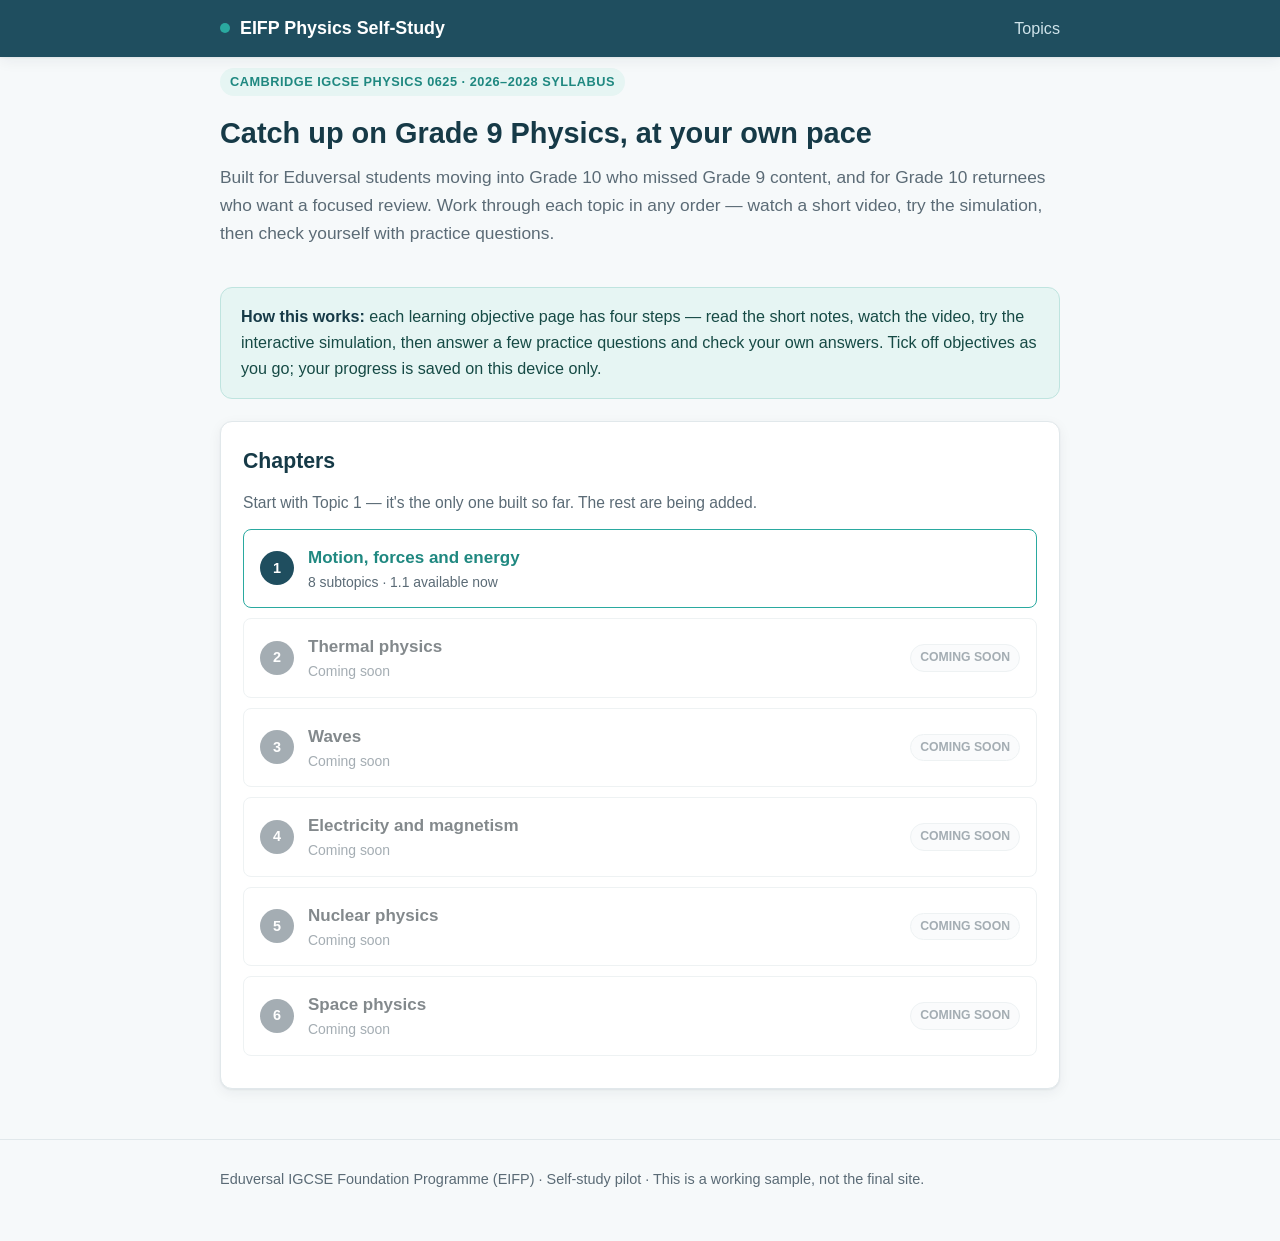
<file: eifp-physics-site/index.html>
<!DOCTYPE html>
<html lang="en">
<head>
<meta charset="UTF-8">
<meta name="viewport" content="width=device-width, initial-scale=1">
<title>EIFP Physics Self-Study — Cambridge IGCSE 0625</title>
<link rel="stylesheet" href="assets/style.css?v=5">
</head>
<body>

<header class="topbar">
  <div class="wrap">
    <a class="brand" href="index.html"><span class="dot"></span> EIFP Physics Self-Study</a>
    <nav>
      <a href="topic-1.html">Topics</a>
    </nav>
  </div>
</header>

<main class="wrap">
  <section class="page-header">
    <span class="eyebrow">Cambridge IGCSE Physics 0625 &middot; 2026&ndash;2028 syllabus</span>
    <h1>Catch up on Grade 9 Physics, at your own pace</h1>
    <p class="dek">
      Built for Eduversal students moving into Grade 10 who missed Grade 9 content, and for
      Grade 10 returnees who want a focused review. Work through each topic in any order —
      watch a short video, try the simulation, then check yourself with practice questions.
    </p>
  </section>

  <div class="howto">
    <strong>How this works:</strong> each learning objective page has four steps &mdash; read the
    short notes, watch the video, try the interactive simulation, then answer a few practice
    questions and check your own answers. Tick off objectives as you go; your progress is saved
    on this device only.
  </div>

  <div class="card">
    <h2>Chapters</h2>
    <p class="card-hint">Start with Topic 1 — it's the only one built so far. The rest are being added.</p>
    <ul class="subtopic-list">
      <li class="subtopic-row active">
        <div class="st-num">1</div>
        <div class="st-body">
          <div class="st-title"><a href="topic-1.html">Motion, forces and energy</a></div>
          <div class="st-meta">8 subtopics &middot; 1.1 available now</div>
        </div>
      </li>
      <li class="subtopic-row disabled">
        <div class="st-num">2</div>
        <div class="st-body">
          <div class="st-title">Thermal physics</div>
          <div class="st-meta">Coming soon</div>
        </div>
        <span class="badge-soon">Coming soon</span>
      </li>
      <li class="subtopic-row disabled">
        <div class="st-num">3</div>
        <div class="st-body">
          <div class="st-title">Waves</div>
          <div class="st-meta">Coming soon</div>
        </div>
        <span class="badge-soon">Coming soon</span>
      </li>
      <li class="subtopic-row disabled">
        <div class="st-num">4</div>
        <div class="st-body">
          <div class="st-title">Electricity and magnetism</div>
          <div class="st-meta">Coming soon</div>
        </div>
        <span class="badge-soon">Coming soon</span>
      </li>
      <li class="subtopic-row disabled">
        <div class="st-num">5</div>
        <div class="st-body">
          <div class="st-title">Nuclear physics</div>
          <div class="st-meta">Coming soon</div>
        </div>
        <span class="badge-soon">Coming soon</span>
      </li>
      <li class="subtopic-row disabled">
        <div class="st-num">6</div>
        <div class="st-body">
          <div class="st-title">Space physics</div>
          <div class="st-meta">Coming soon</div>
        </div>
        <span class="badge-soon">Coming soon</span>
      </li>
    </ul>
  </div>
</main>

<footer class="site-footer">
  <div class="wrap">
    Eduversal IGCSE Foundation Programme (EIFP) &middot; Self-study pilot &middot; This is a
    working sample, not the final site.
  </div>
</footer>

<script src="assets/app.js?v=5"></script>
</body>
</html>
</file>
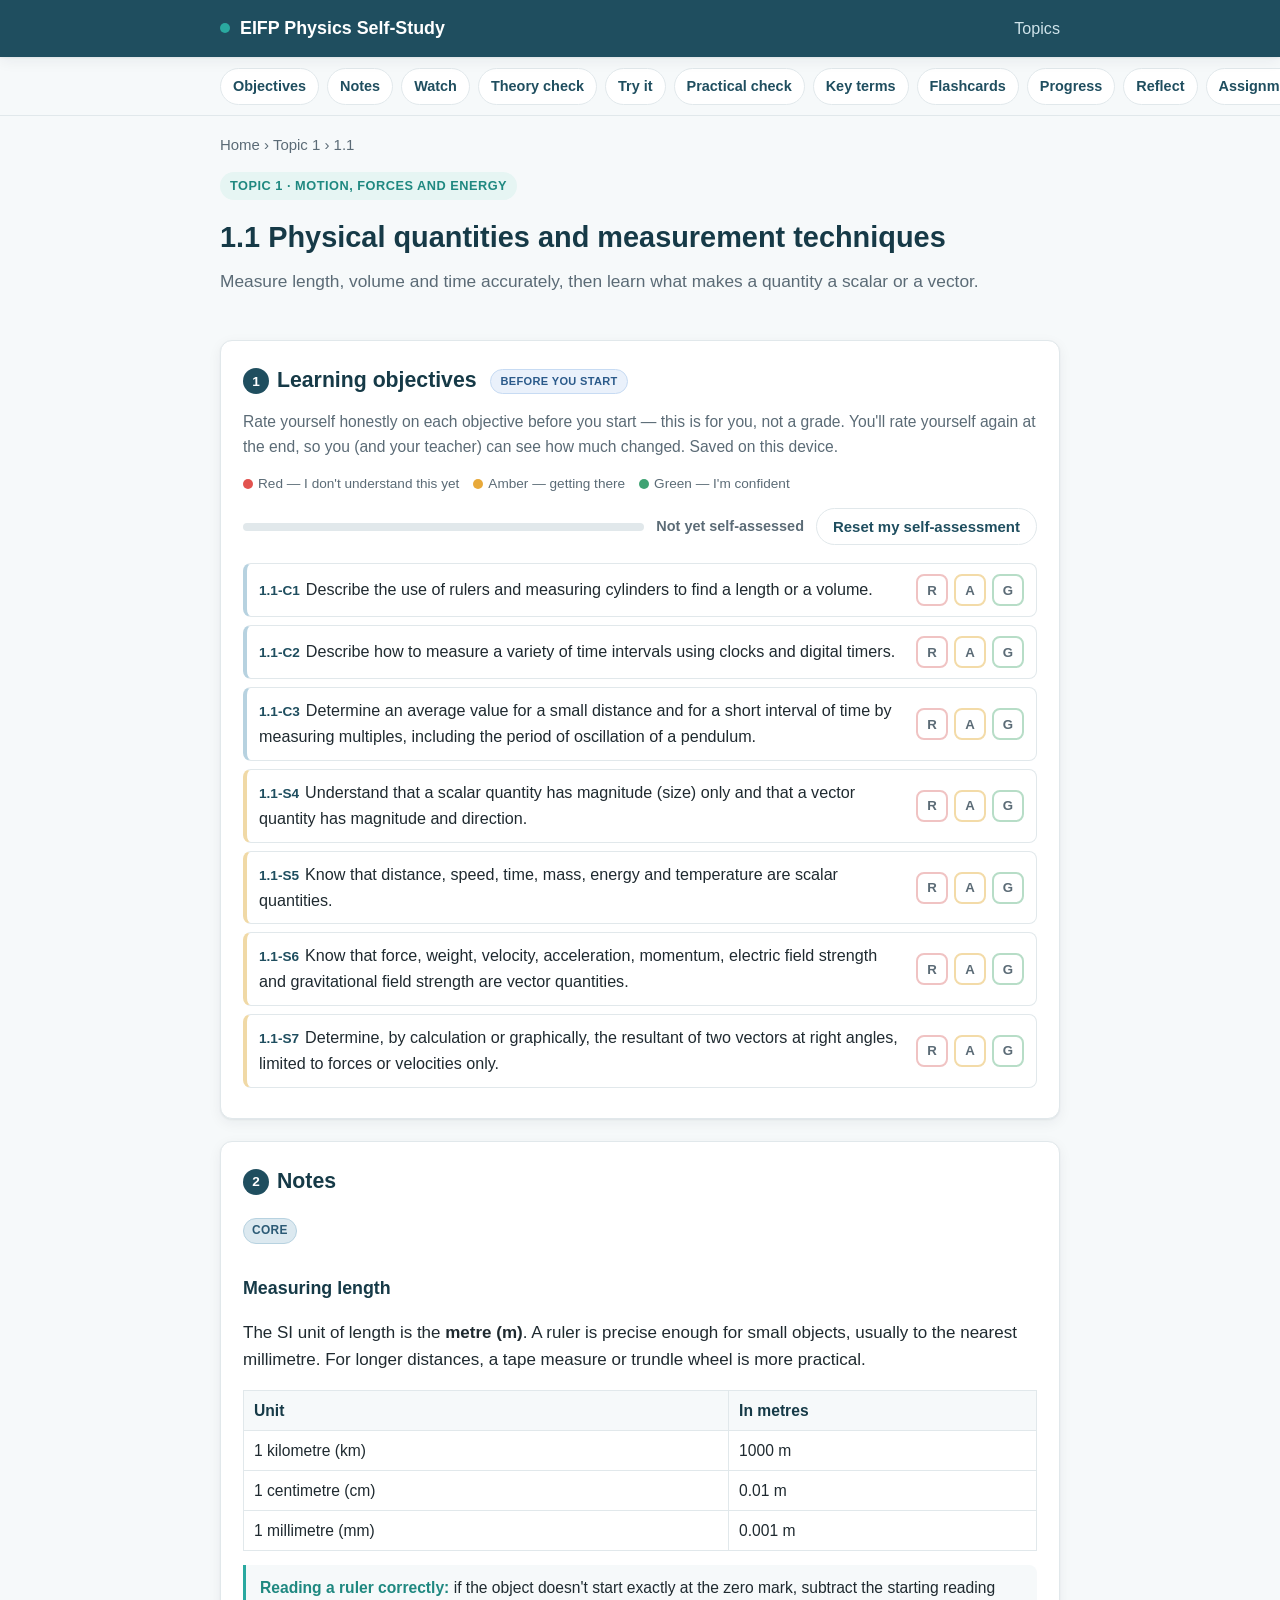
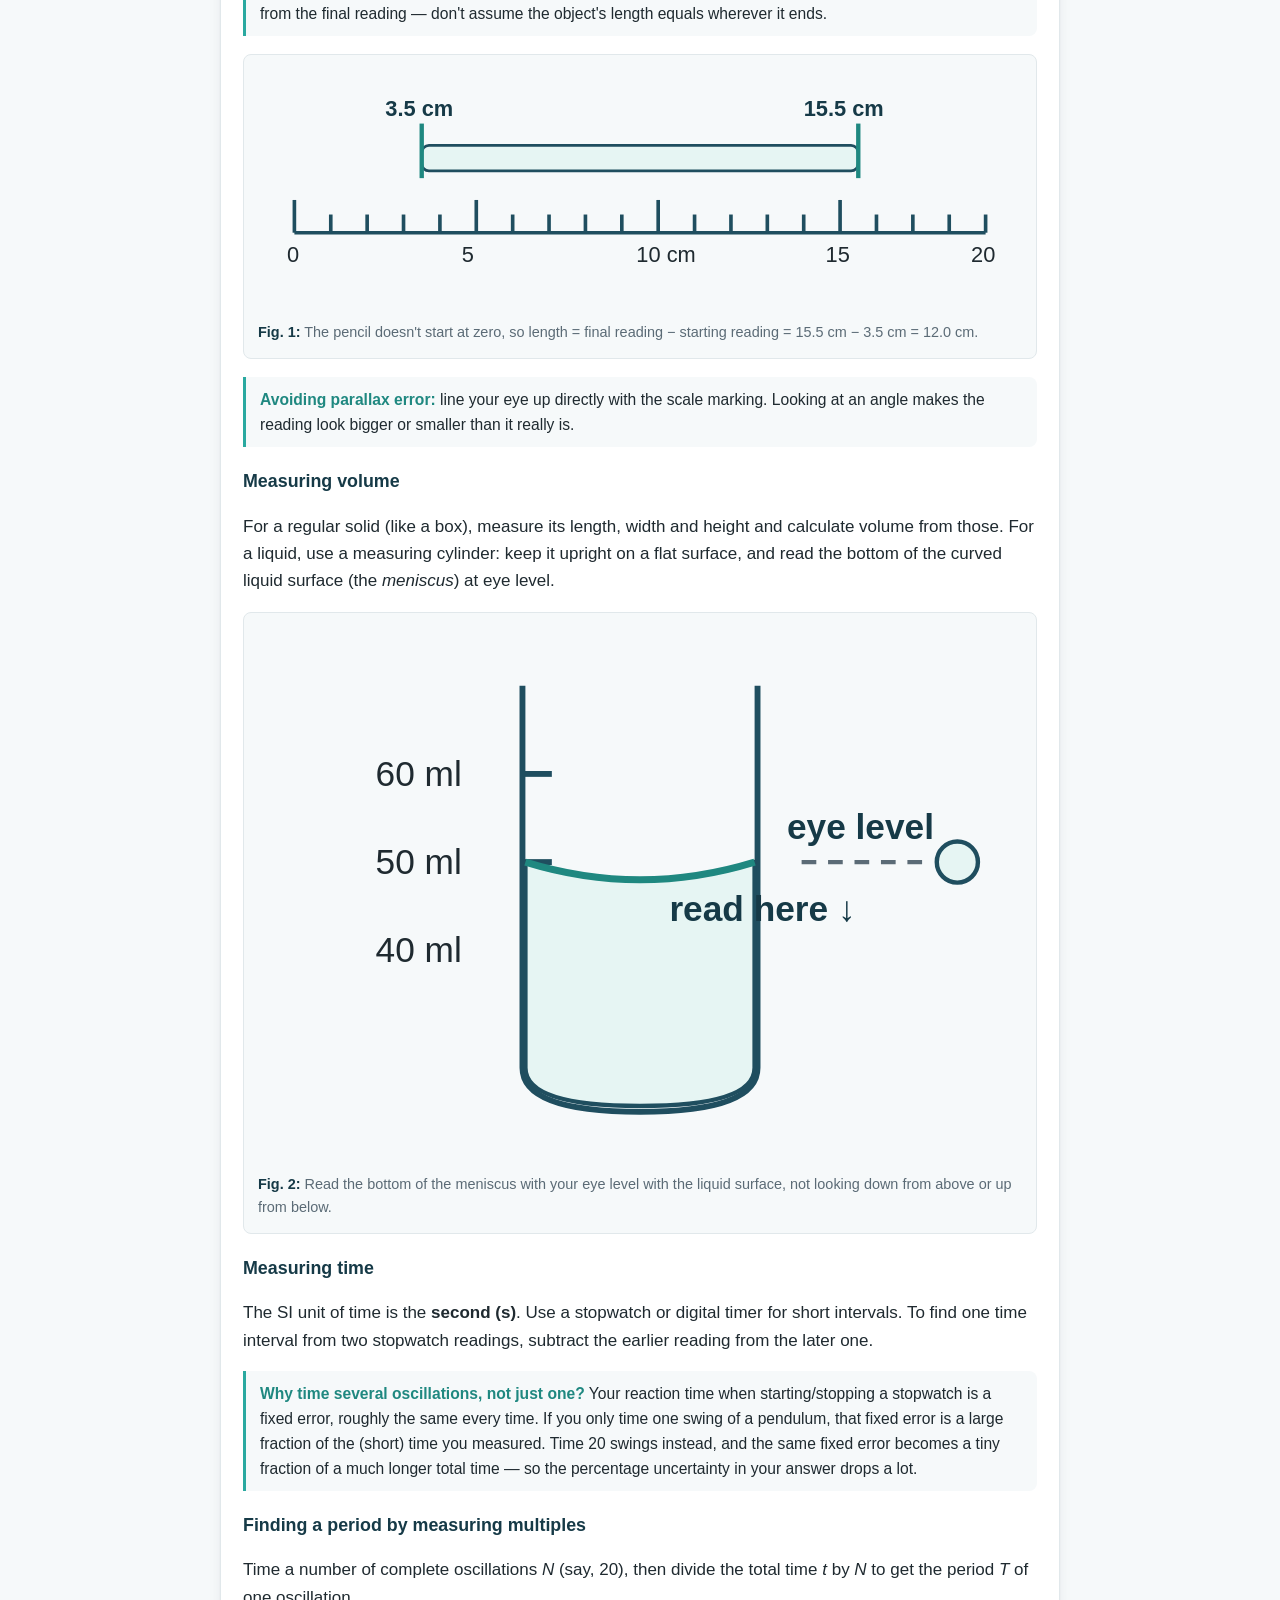
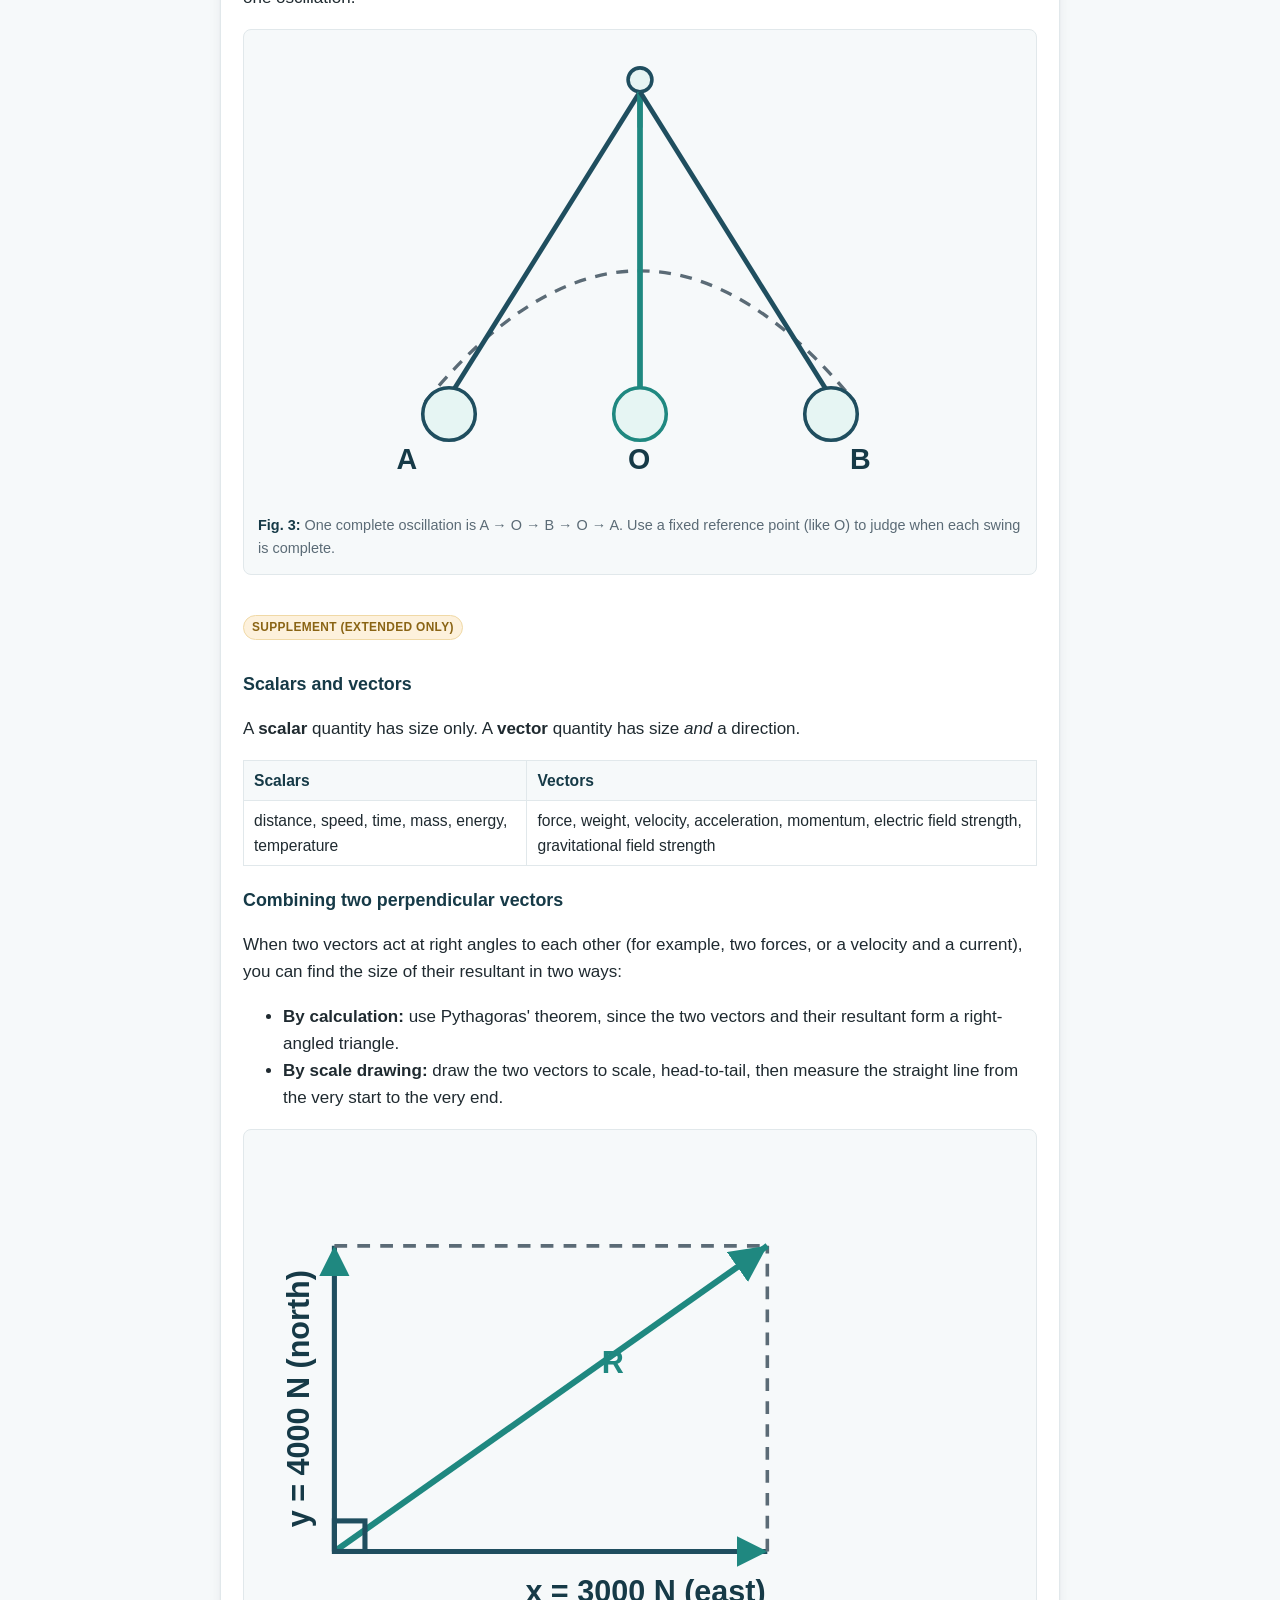
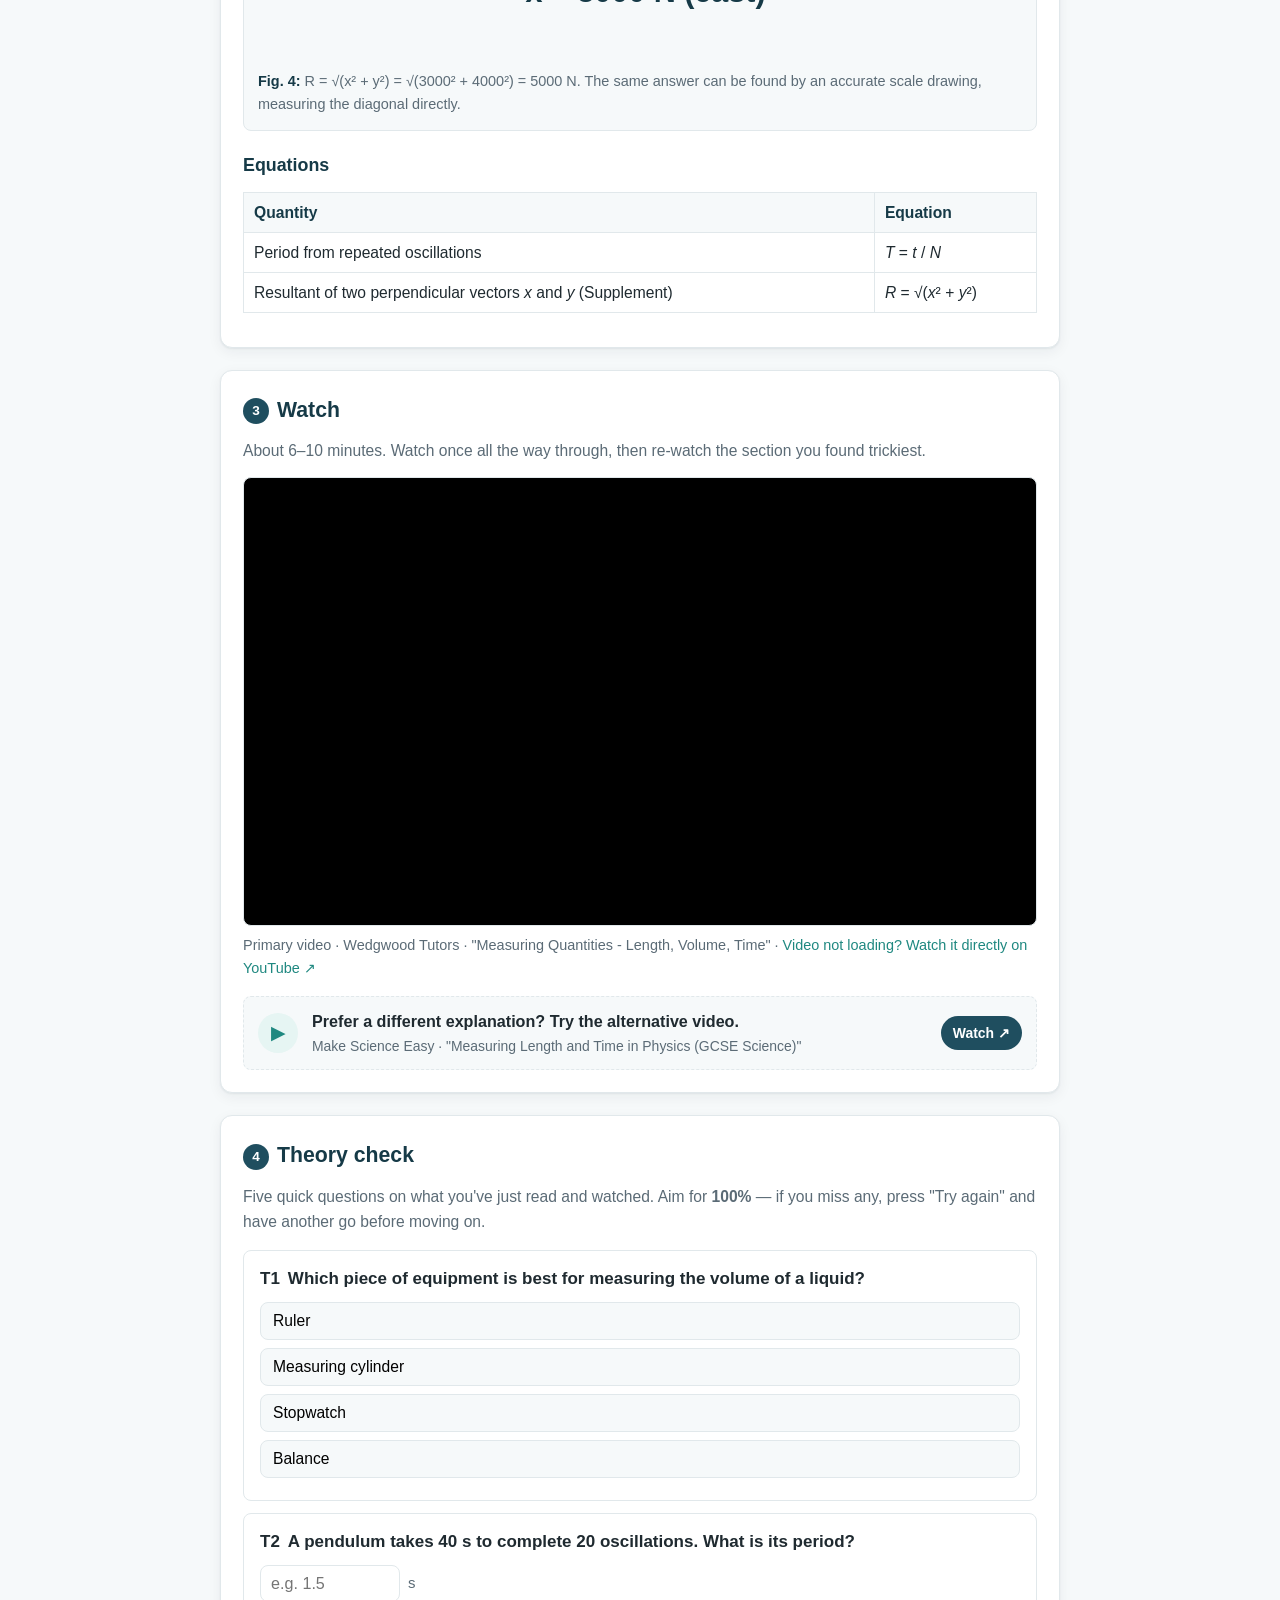
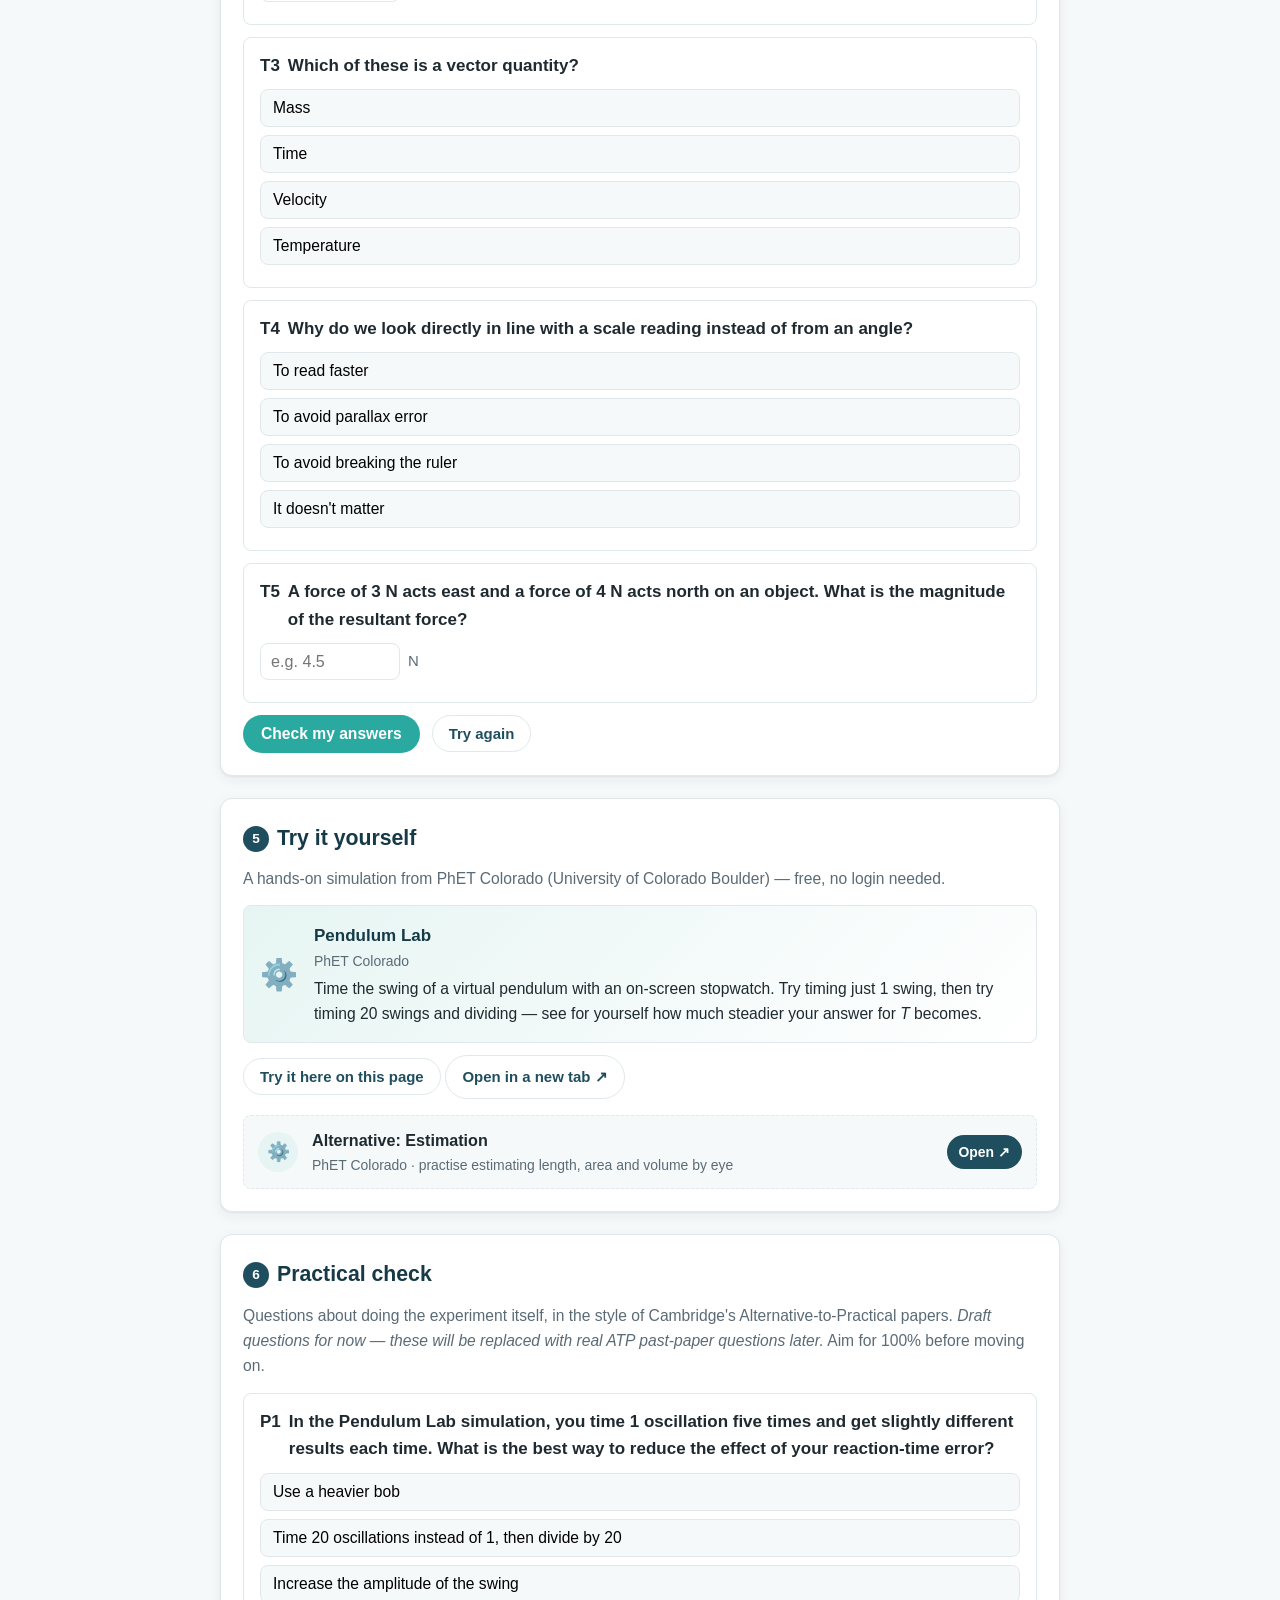
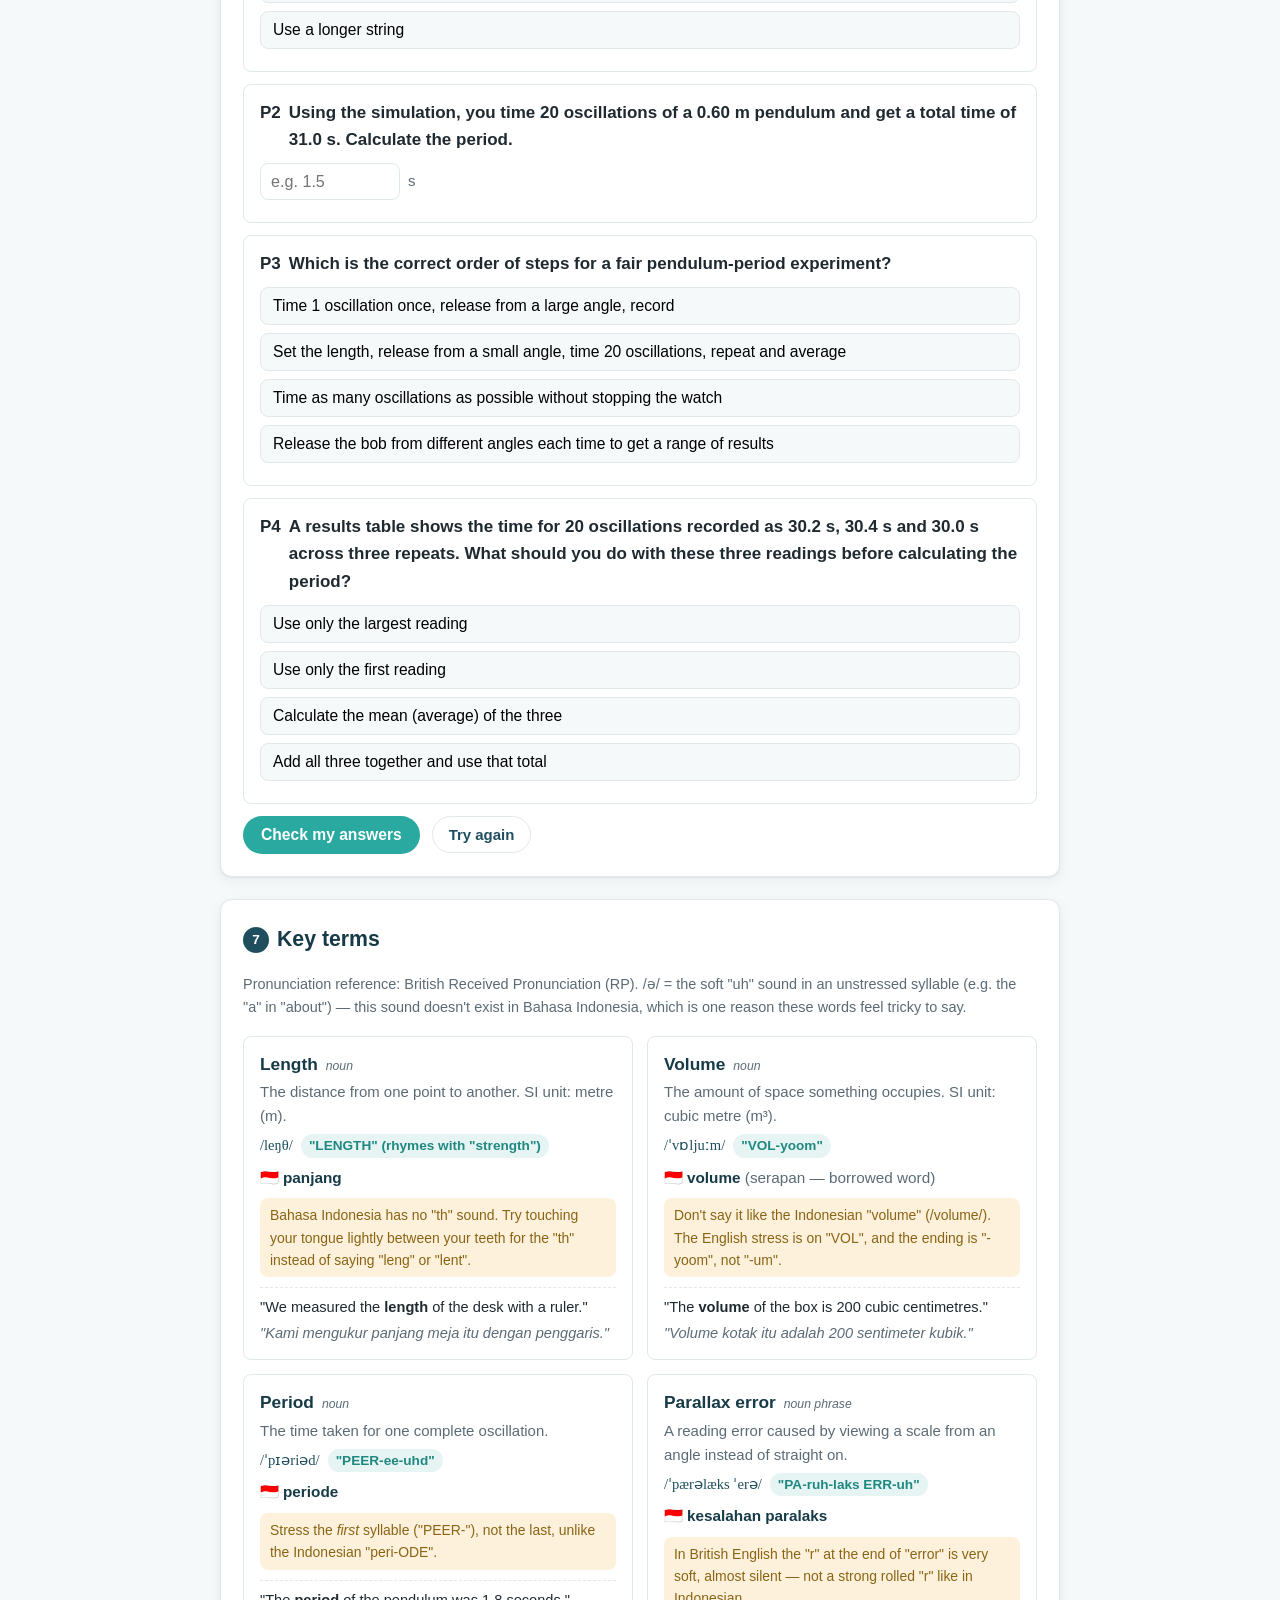
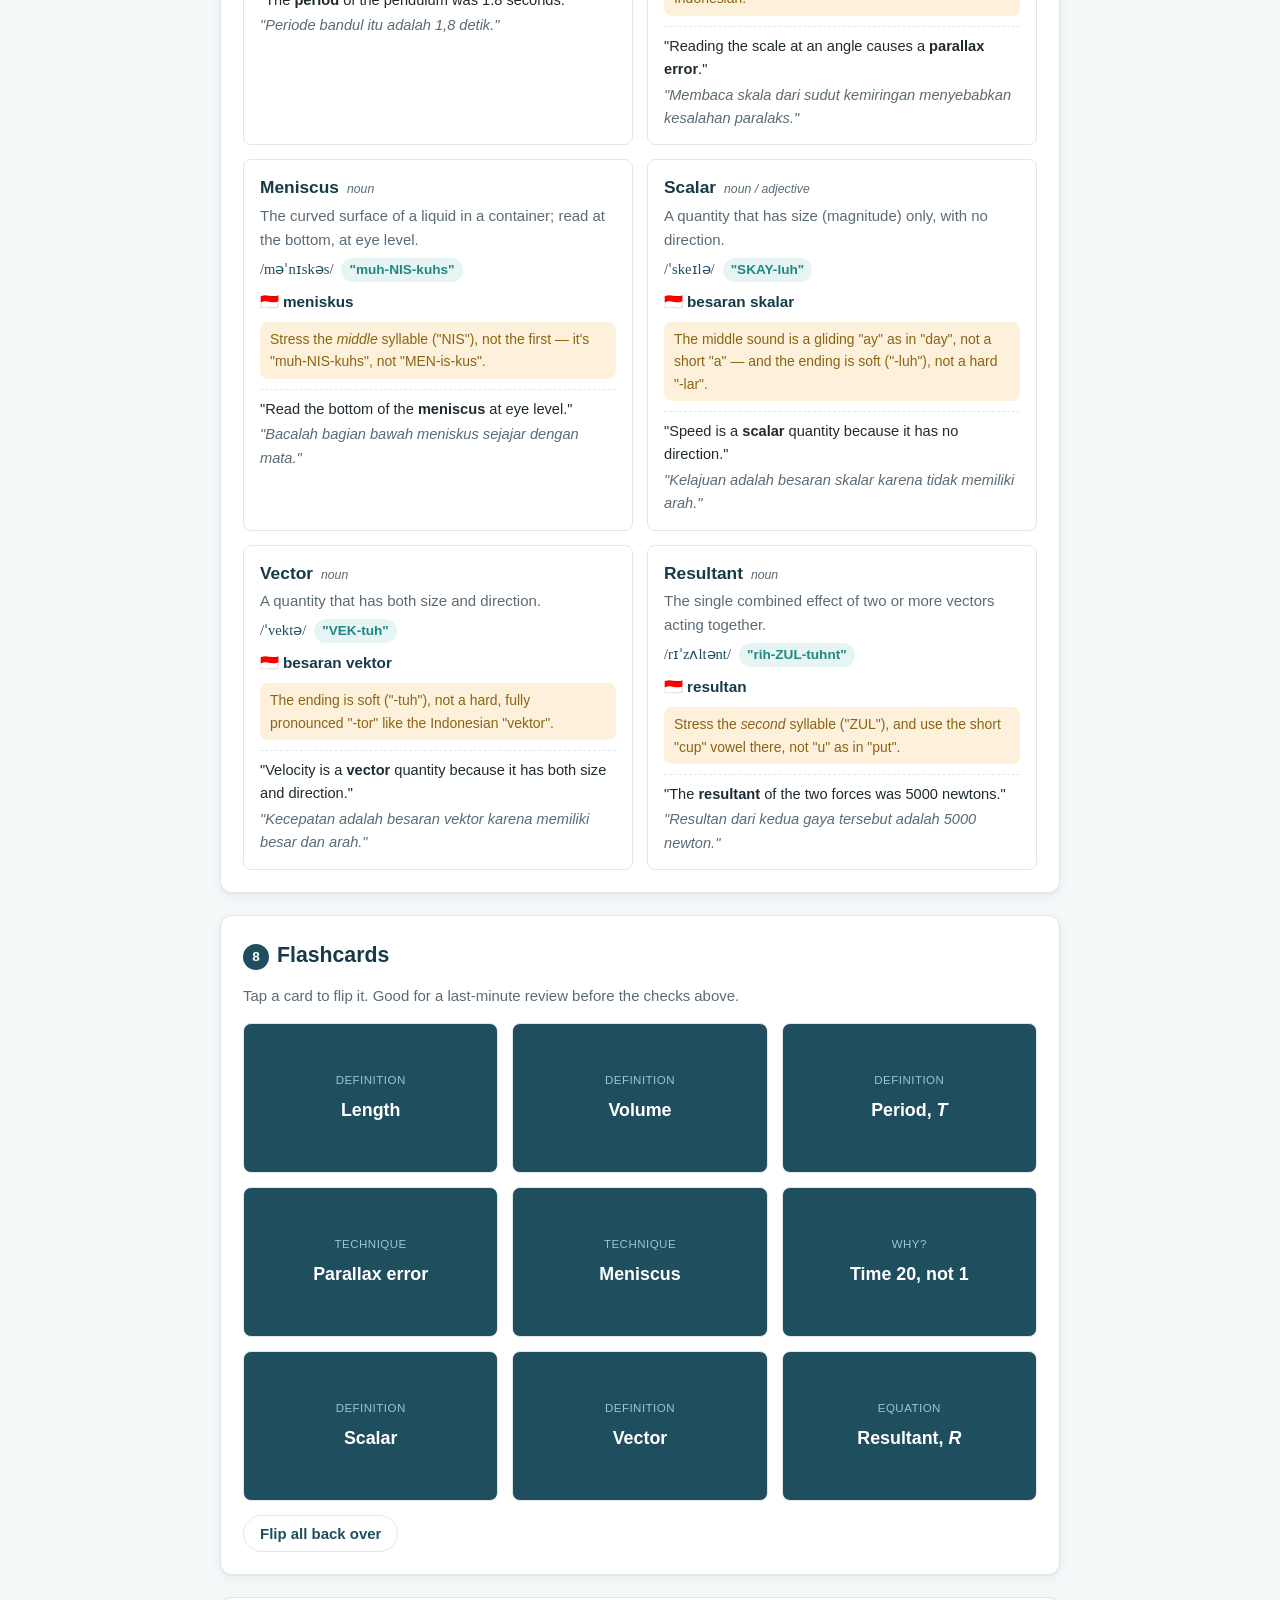
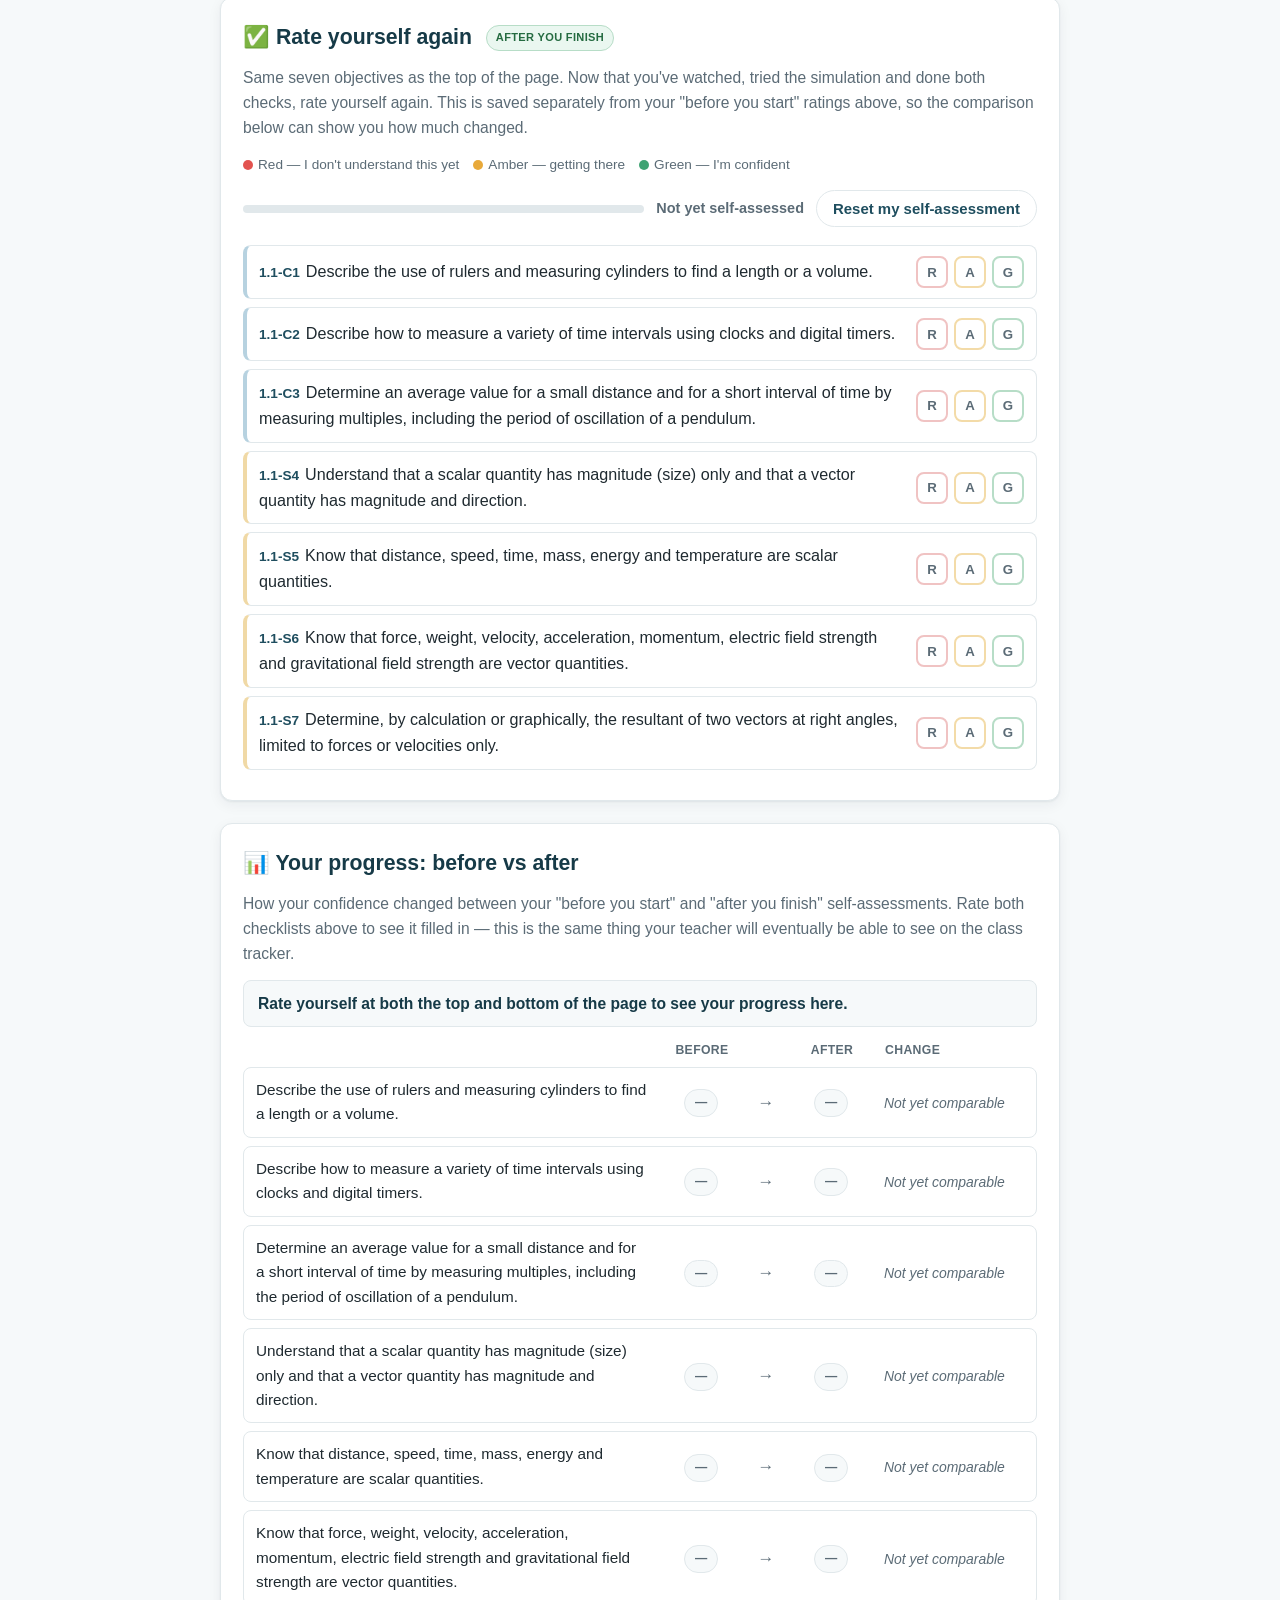
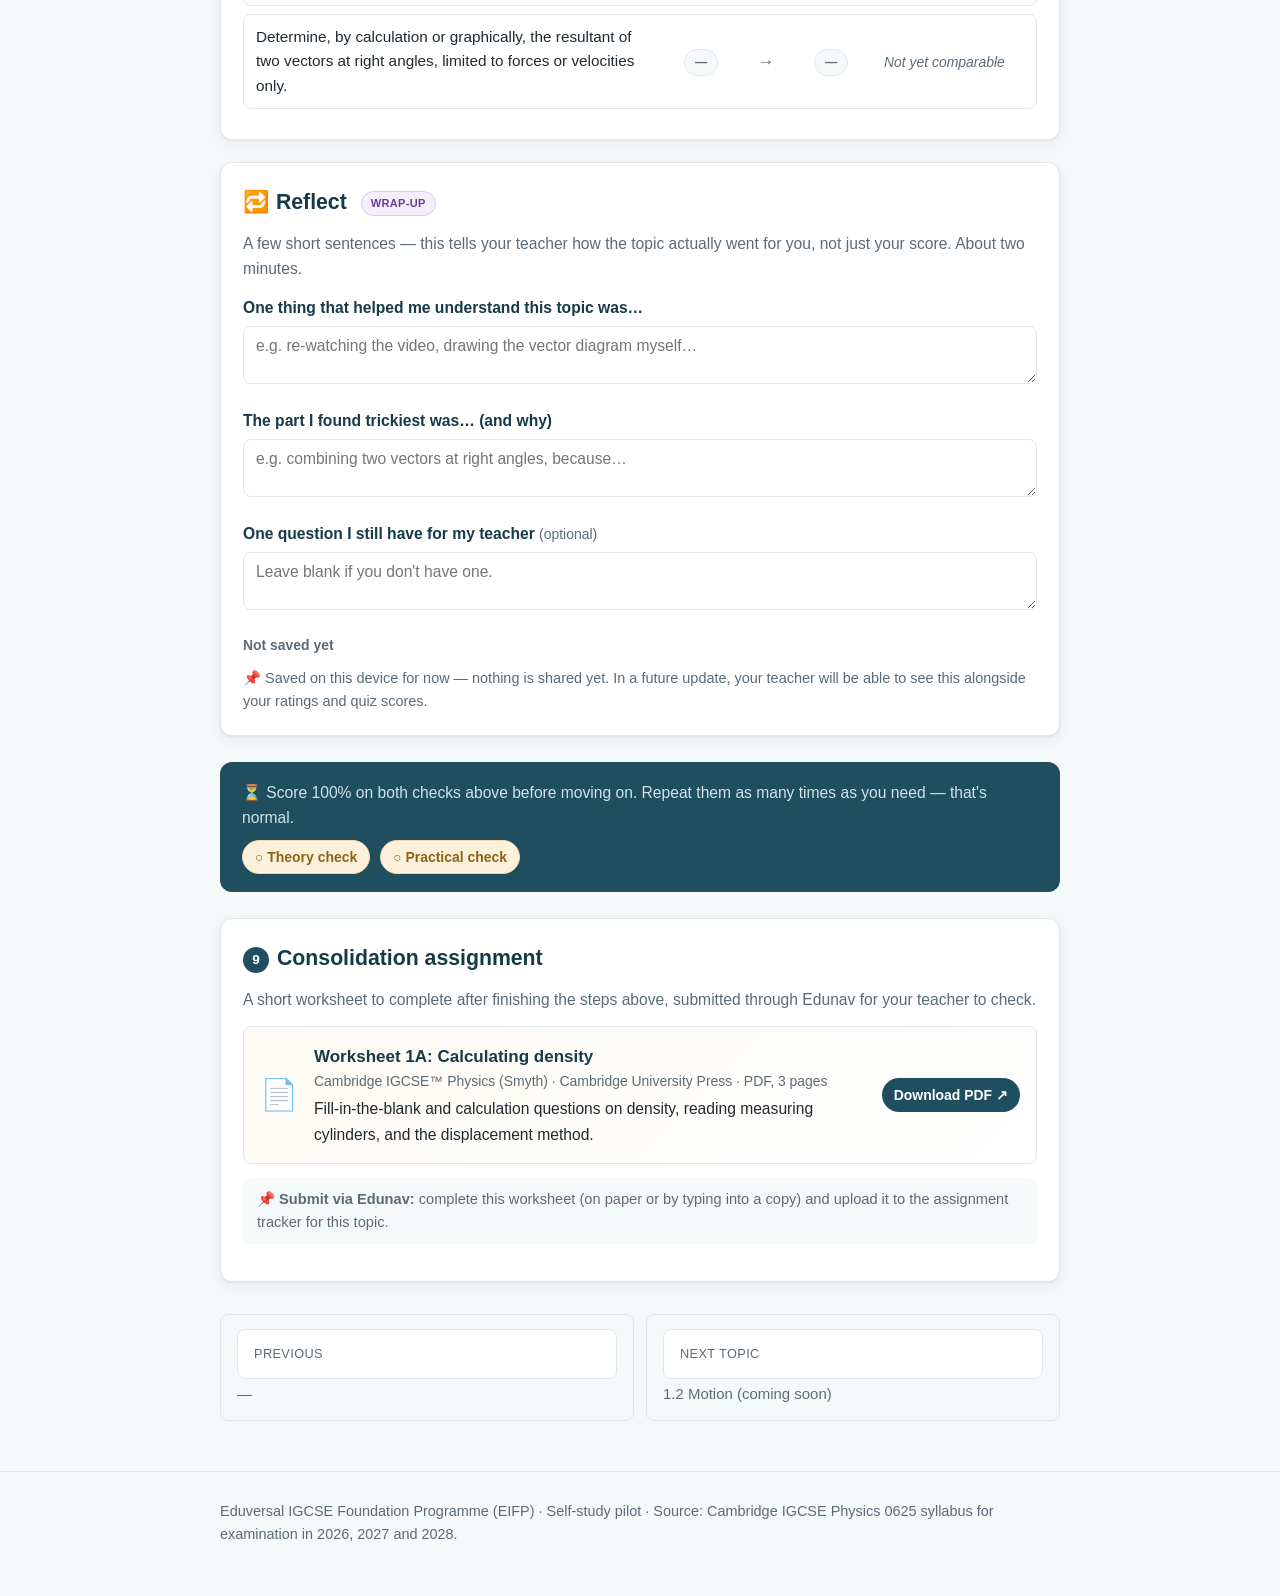
<file: eifp-physics-site/1-1-physical-quantities-and-measurement-techniques.html>
<!DOCTYPE html>
<html lang="en">
<head>
<meta charset="UTF-8">
<meta name="viewport" content="width=device-width, initial-scale=1">
<title>1.1 Physical quantities and measurement techniques — EIFP Physics Self-Study</title>
<link rel="stylesheet" href="assets/style.css?v=5">
</head>
<body>

<header class="topbar">
  <div class="wrap">
    <a class="brand" href="index.html"><span class="dot"></span> EIFP Physics Self-Study</a>
    <nav>
      <a href="topic-1.html">Topics</a>
    </nav>
  </div>
</header>

<nav class="section-nav">
  <div class="wrap">
    <a href="#lo">Objectives</a>
    <a href="#notes">Notes</a>
    <a href="#watch">Watch</a>
    <a href="#theory-check">Theory check</a>
    <a href="#try">Try it</a>
    <a href="#practical-check">Practical check</a>
    <a href="#terms">Key terms</a>
    <a href="#flashcards">Flashcards</a>
    <a href="#progress-compare">Progress</a>
    <a href="#reflect">Reflect</a>
    <a href="#assignment">Assignment</a>
  </div>
</nav>

<main class="wrap">
  <p class="breadcrumb"><a href="index.html">Home</a> &rsaquo; <a href="topic-1.html">Topic 1</a> &rsaquo; 1.1</p>

  <section class="page-header">
    <span class="eyebrow">Topic 1 &middot; Motion, forces and energy</span>
    <h1>1.1 Physical quantities and measurement techniques</h1>
    <p class="dek">Measure length, volume and time accurately, then learn what makes a quantity a
      scalar or a vector.</p>
  </section>

  <!-- ================= LEARNING OBJECTIVES ================= -->
  <section class="card" id="lo">
    <h2><span class="step-no">1</span>Learning objectives <span class="phase-tag phase-pre">Before you start</span></h2>
    <p class="card-hint">Rate yourself honestly on each objective before you start — this is for you,
      not a grade. You'll rate yourself again at the end, so you (and your teacher) can see how much
      changed. Saved on this device.</p>

    <div class="lo-checklist" data-rag-phase="pre">
    <div class="rag-key">
      <span><span class="dot red"></span> Red — I don't understand this yet</span>
      <span><span class="dot amber"></span> Amber — getting there</span>
      <span><span class="dot green"></span> Green — I'm confident</span>
    </div>

    <div class="lo-progress">
      <div class="lo-progress-bar">
        <div class="lo-progress-seg green" data-seg-green></div>
        <div class="lo-progress-seg amber" data-seg-amber></div>
        <div class="lo-progress-seg red" data-seg-red></div>
      </div>
      <div class="lo-progress-label" data-progress-label>Not yet self-assessed</div>
      <button class="btn-outline" data-rag-reset type="button">Reset my self-assessment</button>
    </div>

    <ul class="lo-list" data-lo-list="1.1">
      <li class="lo-item core" data-lo-code="1.1-C1">
        <div class="lo-text"><span class="lo-code">1.1-C1</span>Describe the use of rulers and measuring cylinders to find a length or a volume.</div>
        <div class="rag-group" role="group" aria-label="Self-rating for 1.1-C1">
          <button class="rag-btn rag-red" data-rag="red" title="Red — not confident yet">R</button>
          <button class="rag-btn rag-amber" data-rag="amber" title="Amber — getting there">A</button>
          <button class="rag-btn rag-green" data-rag="green" title="Green — confident">G</button>
        </div>
      </li>
      <li class="lo-item core" data-lo-code="1.1-C2">
        <div class="lo-text"><span class="lo-code">1.1-C2</span>Describe how to measure a variety of time intervals using clocks and digital timers.</div>
        <div class="rag-group" role="group" aria-label="Self-rating for 1.1-C2">
          <button class="rag-btn rag-red" data-rag="red" title="Red — not confident yet">R</button>
          <button class="rag-btn rag-amber" data-rag="amber" title="Amber — getting there">A</button>
          <button class="rag-btn rag-green" data-rag="green" title="Green — confident">G</button>
        </div>
      </li>
      <li class="lo-item core" data-lo-code="1.1-C3">
        <div class="lo-text"><span class="lo-code">1.1-C3</span>Determine an average value for a small distance and for a short interval of time by measuring multiples, including the period of oscillation of a pendulum.</div>
        <div class="rag-group" role="group" aria-label="Self-rating for 1.1-C3">
          <button class="rag-btn rag-red" data-rag="red" title="Red — not confident yet">R</button>
          <button class="rag-btn rag-amber" data-rag="amber" title="Amber — getting there">A</button>
          <button class="rag-btn rag-green" data-rag="green" title="Green — confident">G</button>
        </div>
      </li>
      <li class="lo-item supplement" data-lo-code="1.1-S4">
        <div class="lo-text"><span class="lo-code">1.1-S4</span>Understand that a scalar quantity has magnitude (size) only and that a vector quantity has magnitude and direction.</div>
        <div class="rag-group" role="group" aria-label="Self-rating for 1.1-S4">
          <button class="rag-btn rag-red" data-rag="red" title="Red — not confident yet">R</button>
          <button class="rag-btn rag-amber" data-rag="amber" title="Amber — getting there">A</button>
          <button class="rag-btn rag-green" data-rag="green" title="Green — confident">G</button>
        </div>
      </li>
      <li class="lo-item supplement" data-lo-code="1.1-S5">
        <div class="lo-text"><span class="lo-code">1.1-S5</span>Know that distance, speed, time, mass, energy and temperature are scalar quantities.</div>
        <div class="rag-group" role="group" aria-label="Self-rating for 1.1-S5">
          <button class="rag-btn rag-red" data-rag="red" title="Red — not confident yet">R</button>
          <button class="rag-btn rag-amber" data-rag="amber" title="Amber — getting there">A</button>
          <button class="rag-btn rag-green" data-rag="green" title="Green — confident">G</button>
        </div>
      </li>
      <li class="lo-item supplement" data-lo-code="1.1-S6">
        <div class="lo-text"><span class="lo-code">1.1-S6</span>Know that force, weight, velocity, acceleration, momentum, electric field strength and gravitational field strength are vector quantities.</div>
        <div class="rag-group" role="group" aria-label="Self-rating for 1.1-S6">
          <button class="rag-btn rag-red" data-rag="red" title="Red — not confident yet">R</button>
          <button class="rag-btn rag-amber" data-rag="amber" title="Amber — getting there">A</button>
          <button class="rag-btn rag-green" data-rag="green" title="Green — confident">G</button>
        </div>
      </li>
      <li class="lo-item supplement" data-lo-code="1.1-S7">
        <div class="lo-text"><span class="lo-code">1.1-S7</span>Determine, by calculation or graphically, the resultant of two vectors at right angles, limited to forces or velocities only.</div>
        <div class="rag-group" role="group" aria-label="Self-rating for 1.1-S7">
          <button class="rag-btn rag-red" data-rag="red" title="Red — not confident yet">R</button>
          <button class="rag-btn rag-amber" data-rag="amber" title="Amber — getting there">A</button>
          <button class="rag-btn rag-green" data-rag="green" title="Green — confident">G</button>
        </div>
      </li>
    </ul>
    </div>
  </section>

  <!-- ================= NOTES ================= -->
  <section class="card notes" id="notes">
    <h2><span class="step-no">2</span>Notes</h2>
    <span class="tier-tag core">Core</span>

    <h3>Measuring length</h3>
    <p>The SI unit of length is the <strong>metre (m)</strong>. A ruler is precise enough for small
      objects, usually to the nearest millimetre. For longer distances, a tape measure or trundle
      wheel is more practical.</p>
    <table>
      <tr><th>Unit</th><th>In metres</th></tr>
      <tr><td>1 kilometre (km)</td><td>1000 m</td></tr>
      <tr><td>1 centimetre (cm)</td><td>0.01 m</td></tr>
      <tr><td>1 millimetre (mm)</td><td>0.001 m</td></tr>
    </table>
    <div class="tip"><strong>Reading a ruler correctly:</strong> if the object doesn't start exactly
      at the zero mark, subtract the starting reading from the final reading — don't assume the
      object's length equals wherever it ends.</div>

    <figure class="figure">
      <svg viewBox="0 0 420 130" xmlns="http://www.w3.org/2000/svg" role="img" aria-label="A pencil placed against a ruler, starting at 3.5 cm and ending at 15.5 cm">
        <line x1="20" y1="90" x2="400" y2="90" class="diagram-line"/>
        <!-- tick marks every cm from 0 to 20, taller every 5 -->
        <g class="diagram-line">
          <line x1="20" y1="90" x2="20" y2="72"/><line x1="40" y1="90" x2="40" y2="80"/>
          <line x1="60" y1="90" x2="60" y2="80"/><line x1="80" y1="90" x2="80" y2="80"/>
          <line x1="100" y1="90" x2="100" y2="80"/><line x1="120" y1="90" x2="120" y2="72"/>
          <line x1="140" y1="90" x2="140" y2="80"/><line x1="160" y1="90" x2="160" y2="80"/>
          <line x1="180" y1="90" x2="180" y2="80"/><line x1="200" y1="90" x2="200" y2="80"/>
          <line x1="220" y1="90" x2="220" y2="72"/><line x1="240" y1="90" x2="240" y2="80"/>
          <line x1="260" y1="90" x2="260" y2="80"/><line x1="280" y1="90" x2="280" y2="80"/>
          <line x1="300" y1="90" x2="300" y2="80"/><line x1="320" y1="90" x2="320" y2="72"/>
          <line x1="340" y1="90" x2="340" y2="80"/><line x1="360" y1="90" x2="360" y2="80"/>
          <line x1="380" y1="90" x2="380" y2="80"/><line x1="400" y1="90" x2="400" y2="80"/>
        </g>
        <text x="16" y="106" class="diagram-text">0</text>
        <text x="112" y="106" class="diagram-text">5</text>
        <text x="208" y="106" class="diagram-text">10 cm</text>
        <text x="312" y="106" class="diagram-text">15</text>
        <text x="392" y="106" class="diagram-text">20</text>
        <!-- pencil from 3.5 to 15.5 -->
        <rect x="90" y="42" width="240" height="14" rx="4" class="diagram-fill"/>
        <line x1="90" y1="30" x2="90" y2="60" class="diagram-accent"/>
        <line x1="330" y1="30" x2="330" y2="60" class="diagram-accent"/>
        <text x="70" y="26" class="diagram-label">3.5 cm</text>
        <text x="300" y="26" class="diagram-label">15.5 cm</text>
      </svg>
      <figcaption><strong>Fig. 1:</strong> The pencil doesn't start at zero, so length = final
        reading &minus; starting reading = 15.5 cm &minus; 3.5 cm = 12.0 cm.</figcaption>
    </figure>

    <div class="tip"><strong>Avoiding parallax error:</strong> line your eye up directly with the
      scale marking. Looking at an angle makes the reading look bigger or smaller than it really is.</div>

    <h3>Measuring volume</h3>
    <p>For a regular solid (like a box), measure its length, width and height and calculate volume
      from those. For a liquid, use a measuring cylinder: keep it upright on a flat surface, and
      read the bottom of the curved liquid surface (the <em>meniscus</em>) at eye level.</p>

    <figure class="figure">
      <svg viewBox="0 0 260 180" xmlns="http://www.w3.org/2000/svg" role="img" aria-label="A measuring cylinder with liquid, showing the meniscus and the correct eye-level reading position">
        <!-- cylinder -->
        <path d="M90 20 L90 150 Q90 165 130 165 Q170 165 170 150 L170 20" class="diagram-line"/>
        <!-- graduation marks -->
        <line x1="90" y1="50" x2="100" y2="50" class="diagram-line"/>
        <line x1="90" y1="80" x2="100" y2="80" class="diagram-line"/>
        <line x1="90" y1="110" x2="100" y2="110" class="diagram-line"/>
        <text x="40" y="54" class="diagram-text">60 ml</text>
        <text x="40" y="84" class="diagram-text">50 ml</text>
        <text x="40" y="114" class="diagram-text">40 ml</text>
        <!-- liquid fill with meniscus curve -->
        <path d="M91 80 Q130 92 169 80 L169 150 Q169 163 130 163 Q91 163 91 150 Z" class="diagram-fill"/>
        <path d="M91 80 Q130 92 169 80" class="diagram-accent"/>
        <!-- eye level line + eye -->
        <line x1="185" y1="80" x2="230" y2="80" class="diagram-dash"/>
        <circle cx="238" cy="80" r="7" class="diagram-fill"/>
        <text x="180" y="72" class="diagram-label">eye level</text>
        <text x="140" y="100" class="diagram-label">read here ↓</text>
      </svg>
      <figcaption><strong>Fig. 2:</strong> Read the bottom of the meniscus with your eye level with
        the liquid surface, not looking down from above or up from below.</figcaption>
    </figure>

    <h3>Measuring time</h3>
    <p>The SI unit of time is the <strong>second (s)</strong>. Use a stopwatch or digital timer for
      short intervals. To find one time interval from two stopwatch readings, subtract the earlier
      reading from the later one.</p>
    <div class="tip"><strong>Why time several oscillations, not just one?</strong> Your reaction time
      when starting/stopping a stopwatch is a fixed error, roughly the same every time. If you only
      time one swing of a pendulum, that fixed error is a large fraction of the (short) time you
      measured. Time 20 swings instead, and the same fixed error becomes a tiny fraction of a much
      longer total time — so the percentage uncertainty in your answer drops a lot.</div>

    <h3>Finding a period by measuring multiples</h3>
    <p>Time a number of complete oscillations <em>N</em> (say, 20), then divide the total time
      <em>t</em> by <em>N</em> to get the period <em>T</em> of one oscillation.</p>

    <figure class="figure">
      <svg viewBox="0 0 320 190" xmlns="http://www.w3.org/2000/svg" role="img" aria-label="A pendulum swinging between position A and position B through the centre O">
        <line x1="160" y1="15" x2="160" y2="35" class="diagram-line"/>
        <circle cx="160" cy="15" r="5" class="diagram-fill"/>
        <!-- swing arc -->
        <path d="M70 150 Q160 40 250 150" class="diagram-dash"/>
        <!-- string + bob at A (left) -->
        <line x1="160" y1="20" x2="80" y2="148" class="diagram-line"/>
        <circle cx="80" cy="155" r="11" class="diagram-fill"/>
        <text x="58" y="178" class="diagram-label">A</text>
        <!-- string + bob at O (centre, solid = rest position) -->
        <line x1="160" y1="20" x2="160" y2="148" class="diagram-accent"/>
        <circle cx="160" cy="155" r="11" class="diagram-fill" style="stroke:var(--teal-dark)"/>
        <text x="155" y="178" class="diagram-label">O</text>
        <!-- string + bob at B (right) -->
        <line x1="160" y1="20" x2="240" y2="148" class="diagram-line"/>
        <circle cx="240" cy="155" r="11" class="diagram-fill"/>
        <text x="248" y="178" class="diagram-label">B</text>
      </svg>
      <figcaption><strong>Fig. 3:</strong> One complete oscillation is A &rarr; O &rarr; B &rarr; O &rarr; A.
        Use a fixed reference point (like O) to judge when each swing is complete.</figcaption>
    </figure>

    <span class="tier-tag supplement" style="margin-top:22px;">Supplement (Extended only)</span>
    <h3>Scalars and vectors</h3>
    <p>A <strong>scalar</strong> quantity has size only. A <strong>vector</strong> quantity has size
      <em>and</em> a direction.</p>
    <table>
      <tr><th>Scalars</th><th>Vectors</th></tr>
      <tr><td>distance, speed, time, mass, energy, temperature</td>
          <td>force, weight, velocity, acceleration, momentum, electric field strength, gravitational field strength</td></tr>
    </table>

    <h3>Combining two perpendicular vectors</h3>
    <p>When two vectors act at right angles to each other (for example, two forces, or a velocity
      and a current), you can find the size of their resultant in two ways:</p>
    <ul>
      <li><strong>By calculation:</strong> use Pythagoras' theorem, since the two vectors and their
        resultant form a right-angled triangle.</li>
      <li><strong>By scale drawing:</strong> draw the two vectors to scale, head-to-tail, then
        measure the straight line from the very start to the very end.</li>
    </ul>

    <figure class="figure">
      <svg viewBox="0 0 300 200" xmlns="http://www.w3.org/2000/svg" role="img" aria-label="A right-angled vector diagram showing a horizontal vector x, a vertical vector y, and their resultant R">
        <defs>
          <marker id="arrow1" markerWidth="8" markerHeight="8" refX="6" refY="3" orient="auto"><path d="M0,0 L6,3 L0,6 Z" class="diagram-arrowhead"/></marker>
        </defs>
        <!-- x vector -->
        <line x1="30" y1="160" x2="200" y2="160" class="diagram-line" marker-end="url(#arrow1)"/>
        <text x="105" y="180" class="diagram-label">x = 3000 N (east)</text>
        <!-- y vector -->
        <line x1="30" y1="160" x2="30" y2="40" class="diagram-line" marker-end="url(#arrow1)"/>
        <text x="20" y="100" text-anchor="middle" class="diagram-label" transform="rotate(-90 20 100)">y = 4000 N (north)</text>
        <!-- dashed rectangle -->
        <line x1="200" y1="160" x2="200" y2="40" class="diagram-dash"/>
        <line x1="30" y1="40" x2="200" y2="40" class="diagram-dash"/>
        <!-- resultant -->
        <line x1="30" y1="160" x2="200" y2="40" class="diagram-accent" marker-end="url(#arrow1)"/>
        <text x="135" y="90" class="diagram-label" style="fill:var(--teal-dark)">R</text>
        <!-- right angle marker -->
        <rect x="30" y="148" width="12" height="12" fill="none" class="diagram-line"/>
      </svg>
      <figcaption><strong>Fig. 4:</strong> R = &radic;(x&sup2; + y&sup2;) = &radic;(3000&sup2; + 4000&sup2;) = 5000 N.
        The same answer can be found by an accurate scale drawing, measuring the diagonal directly.</figcaption>
    </figure>

    <h3>Equations</h3>
    <table>
      <tr><th>Quantity</th><th>Equation</th></tr>
      <tr><td>Period from repeated oscillations</td><td><em>T</em> = <em>t</em> / <em>N</em></td></tr>
      <tr><td>Resultant of two perpendicular vectors <em>x</em> and <em>y</em> (Supplement)</td><td><em>R</em> = &radic;(<em>x</em>&sup2; + <em>y</em>&sup2;)</td></tr>
    </table>
  </section>

  <!-- ================= WATCH ================= -->
  <section class="card" id="watch">
    <h2><span class="step-no">3</span>Watch</h2>
    <p class="card-hint">About 6&ndash;10 minutes. Watch once all the way through, then re-watch the
      section you found trickiest.</p>

    <div class="media-primary">
      <div class="video-frame">
        <iframe src="https://www.youtube.com/embed/io1HqDL1ANI" title="GCSE Physics - Measuring Quantities - Length, Volume, Time" allowfullscreen loading="lazy" referrerpolicy="strict-origin-when-cross-origin"></iframe>
      </div>
      <p class="media-caption">Primary video &middot; Wedgwood Tutors &middot; "Measuring Quantities - Length, Volume, Time" &middot;
        <a href="https://www.youtube.com/watch?v=io1HqDL1ANI" target="_blank" rel="noopener">Video not loading? Watch it directly on YouTube &#8599;</a></p>
    </div>

    <div class="alt-card">
      <div class="alt-icon">&#9654;</div>
      <div class="alt-body">
        <div class="alt-title">Prefer a different explanation? Try the alternative video.</div>
        <div class="alt-meta">Make Science Easy &middot; "Measuring Length and Time in Physics (GCSE Science)"</div>
      </div>
      <a class="btn-small" href="https://www.youtube.com/watch?v=algOa45WB2I" target="_blank" rel="noopener">Watch &#8599;</a>
    </div>
  </section>

  <!-- ================= THEORY CHECK (gated quiz) ================= -->
  <section class="card" id="theory-check">
    <h2><span class="step-no">4</span>Theory check</h2>
    <p class="quiz-intro">Five quick questions on what you've just read and watched. Aim for
      <strong>100%</strong> — if you miss any, press "Try again" and have another go before
      moving on.</p>

    <div class="quiz" data-quiz="1.1-theory">

      <div class="quiz-q" data-type="mcq" data-correct="1">
        <p class="quiz-q-text"><span class="q-no">T1</span> Which piece of equipment is best for measuring the volume of a liquid?</p>
        <div class="quiz-options">
          <button class="quiz-opt" data-idx="0">Ruler</button>
          <button class="quiz-opt" data-idx="1">Measuring cylinder</button>
          <button class="quiz-opt" data-idx="2">Stopwatch</button>
          <button class="quiz-opt" data-idx="3">Balance</button>
        </div>
        <div class="quiz-feedback"></div>
      </div>

      <div class="quiz-q" data-type="numeric" data-answer="2.0" data-tolerance="0.05" data-unit="s">
        <p class="quiz-q-text"><span class="q-no">T2</span> A pendulum takes 40&nbsp;s to complete 20 oscillations. What is its period?</p>
        <div class="quiz-numeric-row">
          <input class="quiz-input" type="number" step="any" placeholder="e.g. 1.5">
          <span class="quiz-unit">s</span>
        </div>
        <div class="quiz-feedback"></div>
      </div>

      <div class="quiz-q" data-type="mcq" data-correct="2">
        <p class="quiz-q-text"><span class="q-no">T3</span> Which of these is a vector quantity?</p>
        <div class="quiz-options">
          <button class="quiz-opt" data-idx="0">Mass</button>
          <button class="quiz-opt" data-idx="1">Time</button>
          <button class="quiz-opt" data-idx="2">Velocity</button>
          <button class="quiz-opt" data-idx="3">Temperature</button>
        </div>
        <div class="quiz-feedback"></div>
      </div>

      <div class="quiz-q" data-type="mcq" data-correct="1">
        <p class="quiz-q-text"><span class="q-no">T4</span> Why do we look directly in line with a scale reading instead of from an angle?</p>
        <div class="quiz-options">
          <button class="quiz-opt" data-idx="0">To read faster</button>
          <button class="quiz-opt" data-idx="1">To avoid parallax error</button>
          <button class="quiz-opt" data-idx="2">To avoid breaking the ruler</button>
          <button class="quiz-opt" data-idx="3">It doesn't matter</button>
        </div>
        <div class="quiz-feedback"></div>
      </div>

      <div class="quiz-q" data-type="numeric" data-answer="5" data-tolerance="0.1" data-unit="N">
        <p class="quiz-q-text"><span class="q-no">T5</span> A force of 3&nbsp;N acts east and a force of 4&nbsp;N acts north on an object. What is the magnitude of the resultant force?</p>
        <div class="quiz-numeric-row">
          <input class="quiz-input" type="number" step="any" placeholder="e.g. 4.5">
          <span class="quiz-unit">N</span>
        </div>
        <div class="quiz-feedback"></div>
      </div>

      <div class="quiz-actions">
        <button class="btn quiz-submit">Check my answers</button>
        <button class="btn-outline quiz-retry" hidden>Try again</button>
      </div>
      <div class="quiz-result"></div>
    </div>
  </section>

  <!-- ================= TRY IT (SIMULATION) ================= -->
  <section class="card" id="try">
    <h2><span class="step-no">5</span>Try it yourself</h2>
    <p class="card-hint">A hands-on simulation from PhET Colorado (University of Colorado Boulder) — free, no login needed.</p>

    <div class="sim-card">
      <div class="sim-icon">&#9881;&#65039;</div>
      <div class="sim-body">
        <div class="sim-title">Pendulum Lab</div>
        <div class="sim-source">PhET Colorado</div>
        <p>Time the swing of a virtual pendulum with an on-screen stopwatch. Try timing just 1
          swing, then try timing 20 swings and dividing — see for yourself how much steadier your
          answer for <em>T</em> becomes.</p>
      </div>
    </div>
    <div class="sim-embed-toggle">
      <button class="btn-outline" data-sim-toggle="#sim-frame-pendulum">Try it here on this page</button>
      <a class="btn-outline" href="https://phet.colorado.edu/en/simulations/pendulum-lab" target="_blank" rel="noopener">Open in a new tab &#8599;</a>
      <iframe id="sim-frame-pendulum" class="sim-embed-frame" data-src="https://phet.colorado.edu/sims/html/pendulum-lab/latest/pendulum-lab_en.html" title="PhET Pendulum Lab simulation" allowfullscreen loading="lazy"></iframe>
    </div>

    <div class="alt-card" style="margin-top:16px;">
      <div class="alt-icon">&#9881;&#65039;</div>
      <div class="alt-body">
        <div class="alt-title">Alternative: Estimation</div>
        <div class="alt-meta">PhET Colorado &middot; practise estimating length, area and volume by eye</div>
      </div>
      <a class="btn-small" href="https://phet.colorado.edu/en/simulations/estimation" target="_blank" rel="noopener">Open &#8599;</a>
    </div>
  </section>

  <!-- ================= PRACTICAL CHECK (gated quiz, ATP-style) ================= -->
  <section class="card" id="practical-check">
    <h2><span class="step-no">6</span>Practical check</h2>
    <p class="quiz-intro">Questions about doing the experiment itself, in the style of Cambridge's
      Alternative-to-Practical papers. <em>Draft questions for now — these will be replaced with
      real ATP past-paper questions later.</em> Aim for 100% before moving on.</p>

    <div class="quiz" data-quiz="1.1-practical">

      <div class="quiz-q" data-type="mcq" data-correct="1">
        <p class="quiz-q-text"><span class="q-no">P1</span> In the Pendulum Lab simulation, you time 1 oscillation five times and get slightly different results each time. What is the best way to reduce the effect of your reaction-time error?</p>
        <div class="quiz-options">
          <button class="quiz-opt" data-idx="0">Use a heavier bob</button>
          <button class="quiz-opt" data-idx="1">Time 20 oscillations instead of 1, then divide by 20</button>
          <button class="quiz-opt" data-idx="2">Increase the amplitude of the swing</button>
          <button class="quiz-opt" data-idx="3">Use a longer string</button>
        </div>
        <div class="quiz-feedback"></div>
      </div>

      <div class="quiz-q" data-type="numeric" data-answer="1.55" data-tolerance="0.05" data-unit="s">
        <p class="quiz-q-text"><span class="q-no">P2</span> Using the simulation, you time 20 oscillations of a 0.60&nbsp;m pendulum and get a total time of 31.0&nbsp;s. Calculate the period.</p>
        <div class="quiz-numeric-row">
          <input class="quiz-input" type="number" step="any" placeholder="e.g. 1.5">
          <span class="quiz-unit">s</span>
        </div>
        <div class="quiz-feedback"></div>
      </div>

      <div class="quiz-q" data-type="mcq" data-correct="1">
        <p class="quiz-q-text"><span class="q-no">P3</span> Which is the correct order of steps for a fair pendulum-period experiment?</p>
        <div class="quiz-options">
          <button class="quiz-opt" data-idx="0">Time 1 oscillation once, release from a large angle, record</button>
          <button class="quiz-opt" data-idx="1">Set the length, release from a small angle, time 20 oscillations, repeat and average</button>
          <button class="quiz-opt" data-idx="2">Time as many oscillations as possible without stopping the watch</button>
          <button class="quiz-opt" data-idx="3">Release the bob from different angles each time to get a range of results</button>
        </div>
        <div class="quiz-feedback"></div>
      </div>

      <div class="quiz-q" data-type="mcq" data-correct="2">
        <p class="quiz-q-text"><span class="q-no">P4</span> A results table shows the time for 20 oscillations recorded as 30.2&nbsp;s, 30.4&nbsp;s and 30.0&nbsp;s across three repeats. What should you do with these three readings before calculating the period?</p>
        <div class="quiz-options">
          <button class="quiz-opt" data-idx="0">Use only the largest reading</button>
          <button class="quiz-opt" data-idx="1">Use only the first reading</button>
          <button class="quiz-opt" data-idx="2">Calculate the mean (average) of the three</button>
          <button class="quiz-opt" data-idx="3">Add all three together and use that total</button>
        </div>
        <div class="quiz-feedback"></div>
      </div>

      <div class="quiz-actions">
        <button class="btn quiz-submit">Check my answers</button>
        <button class="btn-outline quiz-retry" hidden>Try again</button>
      </div>
      <div class="quiz-result"></div>
    </div>
  </section>

  <!-- ================= KEY TERMS ================= -->
  <section class="card" id="terms">
    <h2><span class="step-no">7</span>Key terms</h2>
    <p class="glossary-note">Pronunciation reference: British Received Pronunciation (RP). <span class="ipa">/ə/</span> = the soft "uh" sound in an unstressed syllable (e.g. the "a" in "about") — this sound doesn't exist in Bahasa Indonesia, which is one reason these words feel tricky to say.</p>
    <div class="glossary">

      <div class="term-card">
        <div class="term-row"><span class="term">Length</span><span class="pos">noun</span></div>
        <div class="def">The distance from one point to another. SI unit: metre (m).</div>
        <div class="pron-row"><span class="ipa">/leŋθ/</span><span class="say-it">"LENGTH" (rhymes with "strength")</span></div>
        <div class="bi-translation"><span class="flag">🇮🇩</span><strong>panjang</strong></div>
        <div class="watchout">Bahasa Indonesia has no "th" sound. Try touching your tongue lightly between your teeth for the "th" instead of saying "leng" or "lent".</div>
        <div class="example">
          <div class="en">"We measured the <strong>length</strong> of the desk with a ruler."</div>
          <div class="id">"Kami mengukur panjang meja itu dengan penggaris."</div>
        </div>
      </div>

      <div class="term-card">
        <div class="term-row"><span class="term">Volume</span><span class="pos">noun</span></div>
        <div class="def">The amount of space something occupies. SI unit: cubic metre (m&sup3;).</div>
        <div class="pron-row"><span class="ipa">/ˈvɒljuːm/</span><span class="say-it">"VOL-yoom"</span></div>
        <div class="bi-translation"><span class="flag">🇮🇩</span><strong>volume</strong> <span style="color:var(--muted); font-weight:400;">(serapan — borrowed word)</span></div>
        <div class="watchout">Don't say it like the Indonesian "volume" (/volume/). The English stress is on "VOL", and the ending is "-yoom", not "-um".</div>
        <div class="example">
          <div class="en">"The <strong>volume</strong> of the box is 200 cubic centimetres."</div>
          <div class="id">"Volume kotak itu adalah 200 sentimeter kubik."</div>
        </div>
      </div>

      <div class="term-card">
        <div class="term-row"><span class="term">Period</span><span class="pos">noun</span></div>
        <div class="def">The time taken for one complete oscillation.</div>
        <div class="pron-row"><span class="ipa">/ˈpɪəriəd/</span><span class="say-it">"PEER-ee-uhd"</span></div>
        <div class="bi-translation"><span class="flag">🇮🇩</span><strong>periode</strong></div>
        <div class="watchout">Stress the <em>first</em> syllable ("PEER-"), not the last, unlike the Indonesian "peri-ODE".</div>
        <div class="example">
          <div class="en">"The <strong>period</strong> of the pendulum was 1.8 seconds."</div>
          <div class="id">"Periode bandul itu adalah 1,8 detik."</div>
        </div>
      </div>

      <div class="term-card">
        <div class="term-row"><span class="term">Parallax error</span><span class="pos">noun phrase</span></div>
        <div class="def">A reading error caused by viewing a scale from an angle instead of straight on.</div>
        <div class="pron-row"><span class="ipa">/ˈpærəlæks ˈerə/</span><span class="say-it">"PA-ruh-laks ERR-uh"</span></div>
        <div class="bi-translation"><span class="flag">🇮🇩</span><strong>kesalahan paralaks</strong></div>
        <div class="watchout">In British English the "r" at the end of "error" is very soft, almost silent — not a strong rolled "r" like in Indonesian.</div>
        <div class="example">
          <div class="en">"Reading the scale at an angle causes a <strong>parallax error</strong>."</div>
          <div class="id">"Membaca skala dari sudut kemiringan menyebabkan kesalahan paralaks."</div>
        </div>
      </div>

      <div class="term-card">
        <div class="term-row"><span class="term">Meniscus</span><span class="pos">noun</span></div>
        <div class="def">The curved surface of a liquid in a container; read at the bottom, at eye level.</div>
        <div class="pron-row"><span class="ipa">/məˈnɪskəs/</span><span class="say-it">"muh-NIS-kuhs"</span></div>
        <div class="bi-translation"><span class="flag">🇮🇩</span><strong>meniskus</strong></div>
        <div class="watchout">Stress the <em>middle</em> syllable ("NIS"), not the first — it's "muh-NIS-kuhs", not "MEN-is-kus".</div>
        <div class="example">
          <div class="en">"Read the bottom of the <strong>meniscus</strong> at eye level."</div>
          <div class="id">"Bacalah bagian bawah meniskus sejajar dengan mata."</div>
        </div>
      </div>

      <div class="term-card">
        <div class="term-row"><span class="term">Scalar</span><span class="pos">noun / adjective</span></div>
        <div class="def">A quantity that has size (magnitude) only, with no direction.</div>
        <div class="pron-row"><span class="ipa">/ˈskeɪlə/</span><span class="say-it">"SKAY-luh"</span></div>
        <div class="bi-translation"><span class="flag">🇮🇩</span><strong>besaran skalar</strong></div>
        <div class="watchout">The middle sound is a gliding "ay" as in "day", not a short "a" — and the ending is soft ("-luh"), not a hard "-lar".</div>
        <div class="example">
          <div class="en">"Speed is a <strong>scalar</strong> quantity because it has no direction."</div>
          <div class="id">"Kelajuan adalah besaran skalar karena tidak memiliki arah."</div>
        </div>
      </div>

      <div class="term-card">
        <div class="term-row"><span class="term">Vector</span><span class="pos">noun</span></div>
        <div class="def">A quantity that has both size and direction.</div>
        <div class="pron-row"><span class="ipa">/ˈvektə/</span><span class="say-it">"VEK-tuh"</span></div>
        <div class="bi-translation"><span class="flag">🇮🇩</span><strong>besaran vektor</strong></div>
        <div class="watchout">The ending is soft ("-tuh"), not a hard, fully pronounced "-tor" like the Indonesian "vektor".</div>
        <div class="example">
          <div class="en">"Velocity is a <strong>vector</strong> quantity because it has both size and direction."</div>
          <div class="id">"Kecepatan adalah besaran vektor karena memiliki besar dan arah."</div>
        </div>
      </div>

      <div class="term-card">
        <div class="term-row"><span class="term">Resultant</span><span class="pos">noun</span></div>
        <div class="def">The single combined effect of two or more vectors acting together.</div>
        <div class="pron-row"><span class="ipa">/rɪˈzʌltənt/</span><span class="say-it">"rih-ZUL-tuhnt"</span></div>
        <div class="bi-translation"><span class="flag">🇮🇩</span><strong>resultan</strong></div>
        <div class="watchout">Stress the <em>second</em> syllable ("ZUL"), and use the short "cup" vowel there, not "u" as in "put".</div>
        <div class="example">
          <div class="en">"The <strong>resultant</strong> of the two forces was 5000 newtons."</div>
          <div class="id">"Resultan dari kedua gaya tersebut adalah 5000 newton."</div>
        </div>
      </div>

    </div>
  </section>

  <!-- ================= FLASHCARDS ================= -->
  <section class="card" id="flashcards">
    <h2><span class="step-no">8</span>Flashcards</h2>
    <p class="flash-hint">Tap a card to flip it. Good for a last-minute review before the checks above.</p>

    <div class="flash-grid">
      <div class="flash-card"><div class="flash-card-inner">
        <div class="flash-card-front"><span class="flash-kicker">Definition</span><span class="flash-term">Length</span></div>
        <div class="flash-card-back">The distance from one point to another. SI unit: metre (m).</div>
      </div></div>

      <div class="flash-card"><div class="flash-card-inner">
        <div class="flash-card-front"><span class="flash-kicker">Definition</span><span class="flash-term">Volume</span></div>
        <div class="flash-card-back">The amount of space something occupies. SI unit: cubic metre (m&sup3;).</div>
      </div></div>

      <div class="flash-card"><div class="flash-card-inner">
        <div class="flash-card-front"><span class="flash-kicker">Definition</span><span class="flash-term">Period, <em>T</em></span></div>
        <div class="flash-card-back">The time for one complete oscillation. T = t / N.</div>
      </div></div>

      <div class="flash-card"><div class="flash-card-inner">
        <div class="flash-card-front"><span class="flash-kicker">Technique</span><span class="flash-term">Parallax error</span></div>
        <div class="flash-card-back">A reading error from viewing a scale at an angle instead of straight on. Fix: look directly in line with the mark.</div>
      </div></div>

      <div class="flash-card"><div class="flash-card-inner">
        <div class="flash-card-front"><span class="flash-kicker">Technique</span><span class="flash-term">Meniscus</span></div>
        <div class="flash-card-back">The curved liquid surface in a container. Read the bottom of it, at eye level.</div>
      </div></div>

      <div class="flash-card"><div class="flash-card-inner">
        <div class="flash-card-front"><span class="flash-kicker">Why?</span><span class="flash-term">Time 20, not 1</span></div>
        <div class="flash-card-back">Spreads your fixed reaction-time error over a longer total time, so the percentage uncertainty is much smaller.</div>
      </div></div>

      <div class="flash-card"><div class="flash-card-inner">
        <div class="flash-card-front"><span class="flash-kicker">Definition</span><span class="flash-term">Scalar</span></div>
        <div class="flash-card-back">Magnitude (size) only — e.g. distance, speed, time, mass, energy, temperature.</div>
      </div></div>

      <div class="flash-card"><div class="flash-card-inner">
        <div class="flash-card-front"><span class="flash-kicker">Definition</span><span class="flash-term">Vector</span></div>
        <div class="flash-card-back">Magnitude and direction — e.g. force, weight, velocity, acceleration, momentum.</div>
      </div></div>

      <div class="flash-card"><div class="flash-card-inner">
        <div class="flash-card-front"><span class="flash-kicker">Equation</span><span class="flash-term">Resultant, <em>R</em></span></div>
        <div class="flash-card-back">For two perpendicular vectors x and y: R = &radic;(x&sup2; + y&sup2;)</div>
      </div></div>
    </div>

    <div class="flash-controls">
      <button class="btn-outline" data-flash-reset>Flip all back over</button>
    </div>
  </section>

  <!-- ================= SELF-REFLECTION, REPEATED (post-study rating, compared against the top) ================= -->
  <section class="card" id="lo-post">
    <h2>&#9989; Rate yourself again <span class="phase-tag phase-post">After you finish</span></h2>
    <p class="card-hint">Same seven objectives as the top of the page. Now that you've watched, tried
      the simulation and done both checks, rate yourself again. This is saved separately from your
      "before you start" ratings above, so the comparison below can show you how much changed.</p>

    <div class="lo-checklist" data-rag-phase="post">
    <div class="rag-key">
      <span><span class="dot red"></span> Red — I don't understand this yet</span>
      <span><span class="dot amber"></span> Amber — getting there</span>
      <span><span class="dot green"></span> Green — I'm confident</span>
    </div>

    <div class="lo-progress">
      <div class="lo-progress-bar">
        <div class="lo-progress-seg green" data-seg-green></div>
        <div class="lo-progress-seg amber" data-seg-amber></div>
        <div class="lo-progress-seg red" data-seg-red></div>
      </div>
      <div class="lo-progress-label" data-progress-label>Not yet self-assessed</div>
      <button class="btn-outline" data-rag-reset type="button">Reset my self-assessment</button>
    </div>

    <ul class="lo-list" data-lo-list="1.1">
      <li class="lo-item core" data-lo-code="1.1-C1">
        <div class="lo-text"><span class="lo-code">1.1-C1</span>Describe the use of rulers and measuring cylinders to find a length or a volume.</div>
        <div class="rag-group" role="group" aria-label="Self-rating for 1.1-C1">
          <button class="rag-btn rag-red" data-rag="red" title="Red — not confident yet">R</button>
          <button class="rag-btn rag-amber" data-rag="amber" title="Amber — getting there">A</button>
          <button class="rag-btn rag-green" data-rag="green" title="Green — confident">G</button>
        </div>
      </li>
      <li class="lo-item core" data-lo-code="1.1-C2">
        <div class="lo-text"><span class="lo-code">1.1-C2</span>Describe how to measure a variety of time intervals using clocks and digital timers.</div>
        <div class="rag-group" role="group" aria-label="Self-rating for 1.1-C2">
          <button class="rag-btn rag-red" data-rag="red" title="Red — not confident yet">R</button>
          <button class="rag-btn rag-amber" data-rag="amber" title="Amber — getting there">A</button>
          <button class="rag-btn rag-green" data-rag="green" title="Green — confident">G</button>
        </div>
      </li>
      <li class="lo-item core" data-lo-code="1.1-C3">
        <div class="lo-text"><span class="lo-code">1.1-C3</span>Determine an average value for a small distance and for a short interval of time by measuring multiples, including the period of oscillation of a pendulum.</div>
        <div class="rag-group" role="group" aria-label="Self-rating for 1.1-C3">
          <button class="rag-btn rag-red" data-rag="red" title="Red — not confident yet">R</button>
          <button class="rag-btn rag-amber" data-rag="amber" title="Amber — getting there">A</button>
          <button class="rag-btn rag-green" data-rag="green" title="Green — confident">G</button>
        </div>
      </li>
      <li class="lo-item supplement" data-lo-code="1.1-S4">
        <div class="lo-text"><span class="lo-code">1.1-S4</span>Understand that a scalar quantity has magnitude (size) only and that a vector quantity has magnitude and direction.</div>
        <div class="rag-group" role="group" aria-label="Self-rating for 1.1-S4">
          <button class="rag-btn rag-red" data-rag="red" title="Red — not confident yet">R</button>
          <button class="rag-btn rag-amber" data-rag="amber" title="Amber — getting there">A</button>
          <button class="rag-btn rag-green" data-rag="green" title="Green — confident">G</button>
        </div>
      </li>
      <li class="lo-item supplement" data-lo-code="1.1-S5">
        <div class="lo-text"><span class="lo-code">1.1-S5</span>Know that distance, speed, time, mass, energy and temperature are scalar quantities.</div>
        <div class="rag-group" role="group" aria-label="Self-rating for 1.1-S5">
          <button class="rag-btn rag-red" data-rag="red" title="Red — not confident yet">R</button>
          <button class="rag-btn rag-amber" data-rag="amber" title="Amber — getting there">A</button>
          <button class="rag-btn rag-green" data-rag="green" title="Green — confident">G</button>
        </div>
      </li>
      <li class="lo-item supplement" data-lo-code="1.1-S6">
        <div class="lo-text"><span class="lo-code">1.1-S6</span>Know that force, weight, velocity, acceleration, momentum, electric field strength and gravitational field strength are vector quantities.</div>
        <div class="rag-group" role="group" aria-label="Self-rating for 1.1-S6">
          <button class="rag-btn rag-red" data-rag="red" title="Red — not confident yet">R</button>
          <button class="rag-btn rag-amber" data-rag="amber" title="Amber — getting there">A</button>
          <button class="rag-btn rag-green" data-rag="green" title="Green — confident">G</button>
        </div>
      </li>
      <li class="lo-item supplement" data-lo-code="1.1-S7">
        <div class="lo-text"><span class="lo-code">1.1-S7</span>Determine, by calculation or graphically, the resultant of two vectors at right angles, limited to forces or velocities only.</div>
        <div class="rag-group" role="group" aria-label="Self-rating for 1.1-S7">
          <button class="rag-btn rag-red" data-rag="red" title="Red — not confident yet">R</button>
          <button class="rag-btn rag-amber" data-rag="amber" title="Amber — getting there">A</button>
          <button class="rag-btn rag-green" data-rag="green" title="Green — confident">G</button>
        </div>
      </li>
    </ul>
    </div>
  </section>

  <!-- ================= BEFORE vs AFTER COMPARISON ================= -->
  <section class="card" id="progress-compare">
    <h2>&#128202; Your progress: before vs after</h2>
    <p class="card-hint">How your confidence changed between your "before you start" and "after you
      finish" self-assessments. Rate both checklists above to see it filled in — this is the same
      thing your teacher will eventually be able to see on the class tracker.</p>
    <div class="rag-compare" data-rag-compare="1.1"></div>
  </section>

  <!-- ================= REFLECTION (saved locally for now; teacher-visible later) ================= -->
  <section class="card" id="reflect">
    <h2>&#128257; Reflect <span class="phase-tag phase-reflect">Wrap-up</span></h2>
    <p class="card-hint">A few short sentences — this tells your teacher how the topic actually went
      for you, not just your score. About two minutes.</p>

    <div class="reflect-block" data-reflect="1.1">
      <div class="reflect-field">
        <label for="reflect-1.1-helped">One thing that helped me understand this topic was&hellip;</label>
        <textarea id="reflect-1.1-helped" data-reflect-field="helped" rows="2" placeholder="e.g. re-watching the video, drawing the vector diagram myself&hellip;"></textarea>
      </div>
      <div class="reflect-field">
        <label for="reflect-1.1-tricky">The part I found trickiest was&hellip; (and why)</label>
        <textarea id="reflect-1.1-tricky" data-reflect-field="tricky" rows="2" placeholder="e.g. combining two vectors at right angles, because&hellip;"></textarea>
      </div>
      <div class="reflect-field">
        <label for="reflect-1.1-question">One question I still have for my teacher <span class="optional-tag">(optional)</span></label>
        <textarea id="reflect-1.1-question" data-reflect-field="question" rows="2" placeholder="Leave blank if you don't have one."></textarea>
      </div>
      <div class="reflect-status" data-reflect-saved>Not saved yet</div>
      <p class="reflect-note">&#128204; Saved on this device for now — nothing is shared yet. In a
        future update, your teacher will be able to see this alongside your ratings and quiz scores.</p>
    </div>
  </section>

  <div class="complete-bar">
    <div>
      <p data-ready-banner data-requires="1.1-theory,1.1-practical">⏳ Score 100% on both checks above before moving on. Repeat them as many times as you need — that's normal.</p>
      <div class="status-row">
        <span class="status-pill pending" data-status-pill="1.1-theory" data-label="Theory check">○ Theory check</span>
        <span class="status-pill pending" data-status-pill="1.1-practical" data-label="Practical check">○ Practical check</span>
      </div>
    </div>
  </div>

  <!-- ================= CONSOLIDATION ASSIGNMENT ================= -->
  <section class="card" id="assignment">
    <h2><span class="step-no">9</span>Consolidation assignment</h2>
    <p class="card-hint">A short worksheet to complete after finishing the steps above, submitted
      through Edunav for your teacher to check.</p>

    <div class="download-card">
      <div class="dl-icon">📄</div>
      <div class="dl-body">
        <div class="dl-title">Worksheet 1A: Calculating density</div>
        <div class="dl-meta">Cambridge IGCSE™ Physics (Smyth) &middot; Cambridge University Press &middot; PDF, 3 pages</div>
        <p>Fill-in-the-blank and calculation questions on density, reading measuring cylinders, and
          the displacement method.</p>
      </div>
      <a class="btn-small" href="downloads/worksheet-1a-calculating-density.pdf" target="_blank" rel="noopener">Download PDF &#8599;</a>
    </div>

    <p class="submission-note">📌 <strong>Submit via Edunav:</strong> complete this worksheet (on
      paper or by typing into a copy) and upload it to the assignment tracker for this topic.</p>
  </section>

  <nav class="page-nav">
    <span class="disabled"><span class="label">Previous</span>&mdash;</span>
    <span class="disabled"><span class="label">Next topic</span>1.2 Motion (coming soon)</span>
  </nav>
</main>

<footer class="site-footer">
  <div class="wrap">
    Eduversal IGCSE Foundation Programme (EIFP) &middot; Self-study pilot &middot; Source: Cambridge
    IGCSE Physics 0625 syllabus for examination in 2026, 2027 and 2028.
  </div>
</footer>

<script src="assets/app.js?v=5"></script>
</body>
</html>
</file>
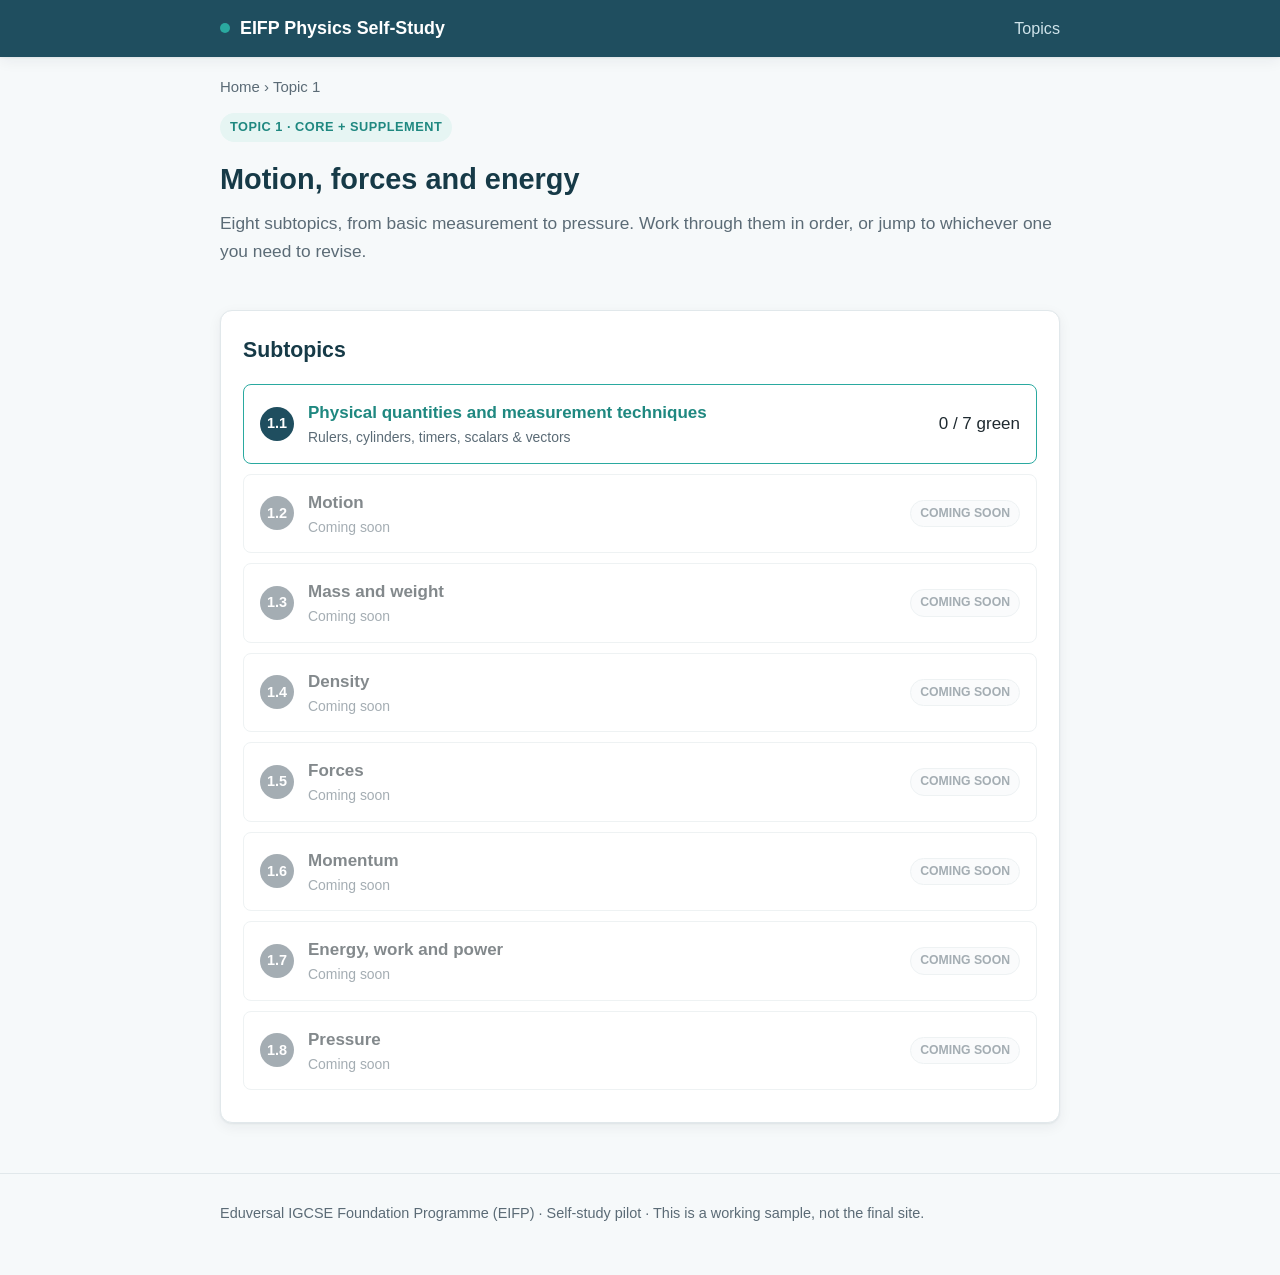
<file: eifp-physics-site/topic-1.html>
<!DOCTYPE html>
<html lang="en">
<head>
<meta charset="UTF-8">
<meta name="viewport" content="width=device-width, initial-scale=1">
<title>Topic 1: Motion, forces and energy — EIFP Physics Self-Study</title>
<link rel="stylesheet" href="assets/style.css?v=5">
</head>
<body>

<header class="topbar">
  <div class="wrap">
    <a class="brand" href="index.html"><span class="dot"></span> EIFP Physics Self-Study</a>
    <nav>
      <a href="topic-1.html">Topics</a>
    </nav>
  </div>
</header>

<main class="wrap">
  <p class="breadcrumb"><a href="index.html">Home</a> &rsaquo; Topic 1</p>

  <section class="page-header">
    <span class="eyebrow">Topic 1 &middot; Core + Supplement</span>
    <h1>Motion, forces and energy</h1>
    <p class="dek">Eight subtopics, from basic measurement to pressure. Work through them in order,
      or jump to whichever one you need to revise.</p>
  </section>

  <div class="card">
    <h2>Subtopics</h2>
    <ul class="subtopic-list">
      <li class="subtopic-row active">
        <div class="st-num">1.1</div>
        <div class="st-body">
          <div class="st-title"><a href="1-1-physical-quantities-and-measurement-techniques.html">Physical quantities and measurement techniques</a></div>
          <div class="st-meta">Rulers, cylinders, timers, scalars &amp; vectors</div>
        </div>
        <span class="badge-soon" data-progress-badge="1.1">Not started</span>
      </li>
      <li class="subtopic-row disabled">
        <div class="st-num">1.2</div>
        <div class="st-body"><div class="st-title">Motion</div><div class="st-meta">Coming soon</div></div>
        <span class="badge-soon">Coming soon</span>
      </li>
      <li class="subtopic-row disabled">
        <div class="st-num">1.3</div>
        <div class="st-body"><div class="st-title">Mass and weight</div><div class="st-meta">Coming soon</div></div>
        <span class="badge-soon">Coming soon</span>
      </li>
      <li class="subtopic-row disabled">
        <div class="st-num">1.4</div>
        <div class="st-body"><div class="st-title">Density</div><div class="st-meta">Coming soon</div></div>
        <span class="badge-soon">Coming soon</span>
      </li>
      <li class="subtopic-row disabled">
        <div class="st-num">1.5</div>
        <div class="st-body"><div class="st-title">Forces</div><div class="st-meta">Coming soon</div></div>
        <span class="badge-soon">Coming soon</span>
      </li>
      <li class="subtopic-row disabled">
        <div class="st-num">1.6</div>
        <div class="st-body"><div class="st-title">Momentum</div><div class="st-meta">Coming soon</div></div>
        <span class="badge-soon">Coming soon</span>
      </li>
      <li class="subtopic-row disabled">
        <div class="st-num">1.7</div>
        <div class="st-body"><div class="st-title">Energy, work and power</div><div class="st-meta">Coming soon</div></div>
        <span class="badge-soon">Coming soon</span>
      </li>
      <li class="subtopic-row disabled">
        <div class="st-num">1.8</div>
        <div class="st-body"><div class="st-title">Pressure</div><div class="st-meta">Coming soon</div></div>
        <span class="badge-soon">Coming soon</span>
      </li>
    </ul>
  </div>
</main>

<footer class="site-footer">
  <div class="wrap">
    Eduversal IGCSE Foundation Programme (EIFP) &middot; Self-study pilot &middot; This is a
    working sample, not the final site.
  </div>
</footer>

<script src="assets/app.js?v=5"></script>
</body>
</html>
</file>
<file: eifp-physics-site/assets/style.css>
/* ==========================================================================
   EIFP Physics Self-Study Site — shared styles
   Palette: Eduversal navy / teal, per the department's existing materials.
   ========================================================================== */

:root {
  --navy: #1F4E5F;
  --navy-dark: #163A47;
  --teal: #2AA9A0;
  --teal-dark: #1F8880;
  --teal-light: #E6F5F3;
  --core-bg: #DCE9F0;
  --core-border: #B7D2E0;
  --supp-bg: #FDF1DC;
  --supp-border: #F0D9A6;
  --gap-bg: #FCE4E4;
  --bg: #F6F9FA;
  --card-bg: #FFFFFF;
  --text: #1F2A30;
  --muted: #5B6B76;
  --border: #E1E8EB;
  --radius: 12px;
  --radius-sm: 8px;
  --shadow: 0 1px 2px rgba(15, 42, 51, 0.06), 0 4px 14px rgba(15, 42, 51, 0.06);
  --max-width: 880px;
  font-size: 17px;
}

* { box-sizing: border-box; }

html, body {
  margin: 0;
  padding: 0;
  background: var(--bg);
  color: var(--text);
  font-family: -apple-system, "Segoe UI", Roboto, Helvetica, Arial, sans-serif;
  line-height: 1.6;
}

img { max-width: 100%; }

a { color: var(--teal-dark); text-decoration: none; }
a:hover { text-decoration: underline; }

.wrap {
  max-width: var(--max-width);
  margin: 0 auto;
  padding: 0 20px;
}

/* ---------- Top bar ---------- */
.topbar {
  background: var(--navy);
  color: #fff;
  padding: 14px 0;
  position: sticky;
  top: 0;
  z-index: 50;
  box-shadow: var(--shadow);
}
.topbar .wrap { display: flex; align-items: center; justify-content: space-between; gap: 16px; }
.brand { display: flex; align-items: center; gap: 10px; font-weight: 700; font-size: 1.05rem; color: #fff; }
.brand:hover { text-decoration: none; opacity: 0.9; }
.brand .dot { width: 10px; height: 10px; border-radius: 50%; background: var(--teal); display: inline-block; }
.topbar nav a { color: #cfe3ea; margin-left: 18px; font-size: 0.95rem; }
.topbar nav a:hover { color: #fff; }

/* ---------- Breadcrumb ---------- */
.breadcrumb {
  font-size: 0.88rem;
  color: var(--muted);
  margin: 18px 0 4px;
}
.breadcrumb a { color: var(--muted); }
.breadcrumb a:hover { color: var(--teal-dark); }

/* ---------- Hero / page header ---------- */
.page-header { padding: 10px 0 22px; }
.eyebrow {
  display: inline-block;
  font-size: 0.75rem;
  font-weight: 700;
  letter-spacing: 0.04em;
  text-transform: uppercase;
  color: var(--teal-dark);
  background: var(--teal-light);
  padding: 4px 10px;
  border-radius: 999px;
  margin-bottom: 10px;
}
.page-header h1 { margin: 4px 0 8px; font-size: 1.7rem; color: var(--navy-dark); }
.page-header .dek { color: var(--muted); font-size: 1.02rem; margin: 0; }

/* ---------- Quick section nav (sticky pills) ---------- */
.section-nav {
  position: sticky;
  top: 58px;
  z-index: 40;
  background: rgba(246, 249, 250, 0.96);
  backdrop-filter: blur(4px);
  border-bottom: 1px solid var(--border);
  padding: 10px 0;
  margin-bottom: 8px;
  overflow-x: auto;
}
.section-nav .wrap { display: flex; gap: 8px; }
.section-nav a {
  white-space: nowrap;
  font-size: 0.85rem;
  font-weight: 600;
  color: var(--navy);
  background: #fff;
  border: 1px solid var(--border);
  padding: 6px 12px;
  border-radius: 999px;
}
.section-nav a:hover { text-decoration: none; border-color: var(--teal); color: var(--teal-dark); }

/* ---------- Cards / sections ---------- */
.card {
  background: var(--card-bg);
  border: 1px solid var(--border);
  border-radius: var(--radius);
  box-shadow: var(--shadow);
  padding: 22px;
  margin: 22px 0;
  scroll-margin-top: 110px;
}
.card h2 { margin-top: 0; font-size: 1.25rem; color: var(--navy-dark); }
.card h2 .step-no {
  display: inline-flex;
  align-items: center;
  justify-content: center;
  width: 26px; height: 26px;
  border-radius: 50%;
  background: var(--navy);
  color: #fff;
  font-size: 0.8rem;
  margin-right: 8px;
  vertical-align: middle;
}
.card .card-hint { color: var(--muted); font-size: 0.92rem; margin-top: -6px; margin-bottom: 14px; }

/* ---------- Intro / how-to-use box ---------- */
.howto {
  background: var(--teal-light);
  border: 1px solid #bfe4df;
  border-radius: var(--radius);
  padding: 16px 20px;
  margin: 18px 0;
  font-size: 0.95rem;
  color: #164a45;
}
.howto strong { color: var(--navy-dark); }

/* ---------- LO checklist (RAG self-assessment) ---------- */
.lo-progress {
  display: flex;
  align-items: center;
  gap: 12px;
  margin: 6px 0 18px;
  flex-wrap: wrap;
}
.lo-progress-bar {
  flex: 1;
  min-width: 140px;
  height: 8px;
  background: var(--border);
  border-radius: 999px;
  overflow: hidden;
  display: flex;
}
.lo-progress-seg { height: 100%; width: 0%; transition: width 0.25s ease; }
.lo-progress-seg.green { background: #3fa373; }
.lo-progress-seg.amber { background: #e8a93a; }
.lo-progress-seg.red { background: #e2534f; }
.lo-progress-label { font-size: 0.85rem; color: var(--muted); font-weight: 600; }

.rag-key {
  display: flex;
  gap: 14px;
  font-size: 0.8rem;
  color: var(--muted);
  margin: 0 0 14px;
  flex-wrap: wrap;
}
.rag-key span { display: inline-flex; align-items: center; gap: 5px; }
.rag-key .dot { width: 10px; height: 10px; border-radius: 50%; display: inline-block; }
.rag-key .dot.red { background: #e2534f; }
.rag-key .dot.amber { background: #e8a93a; }
.rag-key .dot.green { background: #3fa373; }

.lo-list { list-style: none; margin: 0; padding: 0; }
.lo-item {
  display: flex;
  align-items: center;
  justify-content: space-between;
  gap: 14px;
  padding: 10px 12px;
  border-radius: var(--radius-sm);
  border: 1px solid var(--border);
  margin-bottom: 8px;
  background: #fff;
  flex-wrap: wrap;
}
.lo-item.core { border-left: 4px solid var(--core-border); }
.lo-item.supplement { border-left: 4px solid var(--supp-border); }
.lo-item .lo-text { flex: 1; min-width: 200px; font-size: 0.95rem; }
.lo-item .lo-code { font-weight: 700; font-size: 0.8rem; color: var(--navy); margin-right: 6px; }

.rag-group { display: flex; gap: 6px; flex-shrink: 0; }
.rag-btn {
  width: 32px; height: 32px;
  border-radius: 8px;
  border: 2px solid var(--border);
  background: #fff;
  color: var(--muted);
  font-weight: 700;
  font-size: 0.78rem;
  cursor: pointer;
  font-family: inherit;
}
.rag-btn.rag-red { border-color: #f0c3c3; }
.rag-btn.rag-amber { border-color: #f3dba8; }
.rag-btn.rag-green { border-color: #b7ddc7; }
.rag-btn.rag-red.active { background: #e2534f; border-color: #e2534f; color: #fff; }
.rag-btn.rag-amber.active { background: #e8a93a; border-color: #e8a93a; color: #fff; }
.rag-btn.rag-green.active { background: #3fa373; border-color: #3fa373; color: #fff; }

.tier-tag {
  display: inline-block;
  font-size: 0.7rem;
  font-weight: 700;
  text-transform: uppercase;
  letter-spacing: 0.03em;
  padding: 2px 8px;
  border-radius: 999px;
  margin-bottom: 10px;
}
.tier-tag.core { background: var(--core-bg); color: #2b5a75; border: 1px solid var(--core-border); }
.tier-tag.supplement { background: var(--supp-bg); color: #8a6414; border: 1px solid var(--supp-border); }

.phase-tag {
  display: inline-block;
  font-size: 0.65rem;
  font-weight: 700;
  text-transform: uppercase;
  letter-spacing: 0.03em;
  padding: 3px 9px;
  border-radius: 999px;
  vertical-align: middle;
  margin-left: 8px;
}
.phase-tag.phase-pre { background: #eaf1fb; color: #2b5a8a; border: 1px solid #c7dbf3; }
.phase-tag.phase-post { background: #eaf7f0; color: #256b41; border: 1px solid #b7ddc7; }
.phase-tag.phase-reflect { background: #f5eefb; color: #6a3e93; border: 1px solid #ddc7f3; }

/* ---------- Reflection block ---------- */
.reflect-field { margin-bottom: 16px; }
.reflect-field label {
  display: block;
  font-weight: 600;
  font-size: 0.92rem;
  color: var(--navy-dark);
  margin-bottom: 6px;
}
.reflect-field .optional-tag { font-weight: 400; color: var(--muted); font-size: 0.82rem; }
.reflect-field textarea {
  width: 100%;
  padding: 10px 12px;
  border: 1px solid var(--border);
  border-radius: var(--radius-sm);
  font-family: inherit;
  font-size: 0.92rem;
  resize: vertical;
  box-sizing: border-box;
}
.reflect-field textarea:focus { outline: none; border-color: var(--teal); }
.reflect-status { font-size: 0.82rem; color: var(--muted); font-weight: 600; margin-bottom: 10px; }
.reflect-note { font-size: 0.85rem; color: var(--muted); margin: 0; }

/* ---------- Before vs after comparison table ---------- */
.rag-compare-summary {
  font-size: 0.92rem;
  font-weight: 600;
  color: var(--navy-dark);
  background: var(--bg);
  border: 1px solid var(--border);
  border-radius: var(--radius-sm);
  padding: 10px 14px;
  margin-bottom: 14px;
}
.rag-compare-header {
  display: grid;
  grid-template-columns: 1fr 90px 24px 90px 140px;
  gap: 8px;
  font-size: 0.72rem;
  font-weight: 700;
  text-transform: uppercase;
  letter-spacing: 0.03em;
  color: var(--muted);
  padding: 0 12px 6px;
}
.rag-compare-header > div:nth-child(2),
.rag-compare-header > div:nth-child(4) { text-align: center; }
.rag-compare-row {
  display: grid;
  grid-template-columns: 1fr 90px 24px 90px 140px;
  gap: 8px;
  align-items: center;
  padding: 10px 12px;
  border-radius: var(--radius-sm);
  border: 1px solid var(--border);
  margin-bottom: 8px;
  background: #fff;
}
.rag-compare-text { font-size: 0.9rem; }
.rag-compare-before, .rag-compare-after { text-align: center; }
.rag-compare-arrow { text-align: center; color: var(--muted); }
.rag-pill {
  display: inline-block;
  font-size: 0.72rem;
  font-weight: 700;
  padding: 3px 10px;
  border-radius: 999px;
  border: 1px solid transparent;
}
.rag-pill-red { background: #fbe4e3; color: #a33330; border-color: #f0c3c3; }
.rag-pill-amber { background: #fcefd6; color: #8a6414; border-color: #f3dba8; }
.rag-pill-green { background: #e0f2e8; color: #256b41; border-color: #b7ddc7; }
.rag-pill-none { background: var(--bg); color: var(--muted); border-color: var(--border); }
.rag-change { font-size: 0.82rem; font-weight: 600; }
.rag-change.up { color: #256b41; }
.rag-change.down { color: #a33330; }
.rag-change.flat { color: var(--muted); }
.rag-change.none { color: var(--muted); font-weight: 500; font-style: italic; }
@media (max-width: 640px) {
  .rag-compare-header { display: none; }
  .rag-compare-row {
    grid-template-columns: 1fr;
    grid-template-areas: "text" "before" "after" "change";
    text-align: left;
  }
  .rag-compare-before::before { content: "Before: "; color: var(--muted); font-weight: 600; font-size: 0.75rem; }
  .rag-compare-after::before { content: "After: "; color: var(--muted); font-weight: 600; font-size: 0.75rem; }
  .rag-compare-before, .rag-compare-after { text-align: left; }
  .rag-compare-arrow { display: none; }
}

/* ---------- Notes content ---------- */
.notes h3 { color: var(--navy-dark); font-size: 1.05rem; margin: 20px 0 8px; }
.notes h3:first-child { margin-top: 0; }
.notes table { border-collapse: collapse; width: 100%; margin: 12px 0; font-size: 0.92rem; }
.notes th, .notes td { border: 1px solid var(--border); padding: 7px 10px; text-align: left; }
.notes th { background: var(--bg); color: var(--navy-dark); }
.tip {
  background: var(--bg);
  border-left: 3px solid var(--teal);
  padding: 10px 14px;
  border-radius: 0 var(--radius-sm) var(--radius-sm) 0;
  font-size: 0.92rem;
  margin: 14px 0;
}
.tip strong { color: var(--teal-dark); }

/* ---------- Video / sim media cards ---------- */
.media-primary { margin-bottom: 16px; }
.video-frame {
  position: relative;
  width: 100%;
  padding-top: 56.25%;
  border-radius: var(--radius-sm);
  overflow: hidden;
  background: #000;
  border: 1px solid var(--border);
}
.video-frame iframe { position: absolute; inset: 0; width: 100%; height: 100%; border: 0; }
.media-caption { font-size: 0.85rem; color: var(--muted); margin-top: 8px; }

.video-frame.video-frame-local { background: linear-gradient(135deg, var(--teal-light), #ffffff); }
.video-fallback-note {
  position: absolute; inset: 0;
  display: flex; flex-direction: column; align-items: center; justify-content: center;
  gap: 10px; padding: 24px; text-align: center;
}
.video-fallback-note .vf-title { font-weight: 700; color: var(--navy-dark); font-size: 1.05rem; margin: 0; }
.video-fallback-note p { margin: 0; color: var(--muted); font-size: 0.88rem; max-width: 380px; }

/* ---------- Download / assignment card ---------- */
.download-card {
  display: flex;
  gap: 16px;
  align-items: center;
  border: 1px solid var(--border);
  border-radius: var(--radius-sm);
  padding: 16px;
  background: linear-gradient(135deg, #fdf1dc55, #ffffff);
}
.download-card .dl-icon { font-size: 1.8rem; }
.download-card .dl-body { flex: 1; }
.download-card .dl-body .dl-title { font-weight: 700; color: var(--navy-dark); }
.download-card .dl-body .dl-meta { font-size: 0.82rem; color: var(--muted); margin-bottom: 4px; }
.download-card .dl-body p { margin: 4px 0 0; font-size: 0.92rem; }
.submission-note {
  margin-top: 14px;
  font-size: 0.86rem;
  color: var(--muted);
  background: var(--bg);
  border-radius: var(--radius-sm);
  padding: 10px 14px;
}

.alt-card {
  display: flex;
  align-items: center;
  gap: 14px;
  border: 1px dashed var(--border);
  border-radius: var(--radius-sm);
  padding: 12px 14px;
  background: var(--bg);
}
.alt-card .alt-icon {
  width: 40px; height: 40px;
  border-radius: 50%;
  background: var(--teal-light);
  color: var(--teal-dark);
  display: flex; align-items: center; justify-content: center;
  font-size: 1.1rem;
  flex-shrink: 0;
}
.alt-card .alt-body { flex: 1; }
.alt-card .alt-body .alt-title { font-weight: 600; font-size: 0.95rem; }
.alt-card .alt-body .alt-meta { font-size: 0.82rem; color: var(--muted); }
.alt-card a.btn-small { flex-shrink: 0; }

/* ---------- Sim launch card ---------- */
.sim-card {
  display: flex;
  gap: 16px;
  align-items: center;
  border: 1px solid var(--border);
  border-radius: var(--radius-sm);
  padding: 16px;
  background: linear-gradient(135deg, var(--teal-light), #ffffff);
}
.sim-card .sim-icon { font-size: 1.8rem; }
.sim-card .sim-body { flex: 1; }
.sim-card .sim-body .sim-title { font-weight: 700; color: var(--navy-dark); }
.sim-card .sim-body .sim-source { font-size: 0.82rem; color: var(--muted); margin-bottom: 4px; }
.sim-card .sim-body p { margin: 4px 0 0; font-size: 0.92rem; }

.sim-embed-toggle { margin-top: 12px; }
.sim-embed-frame {
  width: 100%;
  height: 520px;
  border: 1px solid var(--border);
  border-radius: var(--radius-sm);
  margin-top: 12px;
  display: none;
}
.sim-embed-frame.show { display: block; }

.gap-note {
  border: 1px solid var(--supp-border);
  background: var(--supp-bg);
  border-radius: var(--radius-sm);
  padding: 12px 14px;
  font-size: 0.9rem;
  color: #6b4e0d;
}

/* ---------- Buttons ---------- */
.btn {
  display: inline-flex;
  align-items: center;
  gap: 6px;
  background: var(--teal);
  color: #fff;
  font-weight: 600;
  padding: 10px 18px;
  border-radius: 999px;
  border: none;
  cursor: pointer;
  font-size: 0.92rem;
}
.btn:hover { background: var(--teal-dark); text-decoration: none; }
.btn-outline {
  display: inline-flex;
  align-items: center;
  gap: 6px;
  background: #fff;
  color: var(--navy);
  font-weight: 600;
  padding: 9px 16px;
  border-radius: 999px;
  border: 1px solid var(--border);
  cursor: pointer;
  font-size: 0.88rem;
}
.btn-outline:hover { border-color: var(--teal); color: var(--teal-dark); text-decoration: none; }
.btn-small {
  display: inline-flex;
  font-size: 0.82rem;
  font-weight: 600;
  color: #fff;
  background: var(--navy);
  padding: 6px 12px;
  border-radius: 999px;
}
.btn-small:hover { background: var(--navy-dark); text-decoration: none; }

/* ---------- Questions ---------- */
.q-list { margin: 0; padding: 0; list-style: none; }
.q-item {
  border: 1px solid var(--border);
  border-radius: var(--radius-sm);
  margin-bottom: 10px;
  overflow: hidden;
  background: #fff;
}
.q-item summary {
  cursor: pointer;
  padding: 12px 14px;
  font-weight: 600;
  list-style: none;
  display: flex;
  gap: 10px;
  align-items: baseline;
}
.q-item summary::-webkit-details-marker { display: none; }
.q-item summary .q-no {
  flex-shrink: 0;
  font-size: 0.75rem;
  font-weight: 700;
  color: #fff;
  background: var(--teal);
  border-radius: 999px;
  padding: 2px 9px;
}
.q-item[open] summary { border-bottom: 1px solid var(--border); background: var(--bg); }
.q-item .q-answer { padding: 12px 14px; font-size: 0.94rem; background: var(--bg); }
.q-item .q-answer strong { color: var(--teal-dark); }

/* ---------- Figures / diagrams ---------- */
.figure {
  margin: 18px 0;
  padding: 14px;
  background: var(--bg);
  border: 1px solid var(--border);
  border-radius: var(--radius-sm);
  text-align: center;
}
.figure svg { max-width: 100%; height: auto; }
.figure figcaption {
  margin-top: 8px;
  font-size: 0.85rem;
  color: var(--muted);
  text-align: left;
}
.figure figcaption strong { color: var(--navy-dark); }
.diagram-line { stroke: var(--navy); stroke-width: 2; fill: none; }
.diagram-dash { stroke: var(--muted); stroke-width: 1.4; stroke-dasharray: 5 4; fill: none; }
.diagram-accent { stroke: var(--teal-dark); stroke-width: 2.4; fill: none; }
.diagram-fill { fill: var(--teal-light); stroke: var(--navy); stroke-width: 1.5; }
.diagram-text { fill: var(--text); font-size: 12px; font-family: -apple-system, "Segoe UI", Roboto, Helvetica, Arial, sans-serif; }
.diagram-label { fill: var(--navy-dark); font-size: 12px; font-weight: 700; font-family: -apple-system, "Segoe UI", Roboto, Helvetica, Arial, sans-serif; }
.diagram-arrowhead { fill: var(--teal-dark); }

/* ---------- Flashcards ---------- */
.flash-hint { font-size: 0.88rem; color: var(--muted); margin-top: -6px; }
.flash-grid {
  display: grid;
  grid-template-columns: repeat(3, 1fr);
  gap: 14px;
  margin-top: 10px;
}
@media (max-width: 780px) { .flash-grid { grid-template-columns: repeat(2, 1fr); } }
@media (max-width: 480px) { .flash-grid { grid-template-columns: 1fr; } }

.flash-card {
  perspective: 1000px;
  height: 150px;
  cursor: pointer;
}
.flash-card-inner {
  position: relative;
  width: 100%;
  height: 100%;
  text-align: center;
  transition: transform 0.5s;
  transform-style: preserve-3d;
}
.flash-card.flipped .flash-card-inner { transform: rotateY(180deg); }
.flash-card-front, .flash-card-back {
  position: absolute;
  inset: 0;
  display: flex;
  align-items: center;
  justify-content: center;
  flex-direction: column;
  gap: 6px;
  padding: 14px;
  border-radius: var(--radius-sm);
  backface-visibility: hidden;
  border: 1px solid var(--border);
}
.flash-card-front {
  background: var(--navy);
  color: #fff;
}
.flash-card-front .flash-kicker {
  font-size: 0.68rem;
  text-transform: uppercase;
  letter-spacing: 0.04em;
  color: #9fc4cf;
}
.flash-card-front .flash-term { font-size: 1.05rem; font-weight: 700; }
.flash-card-back {
  background: var(--teal-light);
  color: #164a45;
  transform: rotateY(180deg);
  font-size: 0.86rem;
}
.flash-tap-note {
  position: absolute;
  bottom: 6px;
  right: 10px;
  font-size: 0.65rem;
  opacity: 0.7;
}
.flash-controls { margin-top: 14px; }

/* ---------- Quizzes ---------- */
.quiz-intro { font-size: 0.92rem; color: var(--muted); margin-top: -6px; }
.quiz-q {
  border: 1px solid var(--border);
  border-radius: var(--radius-sm);
  padding: 14px 16px;
  margin-bottom: 12px;
  background: #fff;
}
.quiz-q.correct { border-color: #6bbf8f; background: #f1faf4; }
.quiz-q.incorrect { border-color: #e2a1a1; background: #fdf2f2; }
.quiz-q-text { font-weight: 600; margin: 0 0 10px; display: flex; gap: 8px; align-items: baseline; }
.quiz-options { display: flex; flex-direction: column; gap: 8px; }
.quiz-opt {
  text-align: left;
  padding: 9px 12px;
  border: 1px solid var(--border);
  border-radius: var(--radius-sm);
  background: var(--bg);
  cursor: pointer;
  font-size: 0.92rem;
  font-family: inherit;
}
.quiz-opt:hover { border-color: var(--teal); }
.quiz-opt.selected { border-color: var(--teal-dark); background: var(--teal-light); font-weight: 600; }
.quiz-q.correct .quiz-opt.selected { border-color: #4f9e6e; background: #ddf2e4; }
.quiz-q.incorrect .quiz-opt.selected { border-color: #cf6b6b; background: #fbe2e2; }
.quiz-numeric-row { display: flex; align-items: center; gap: 8px; }
.quiz-input {
  padding: 8px 10px;
  border: 1px solid var(--border);
  border-radius: var(--radius-sm);
  font-size: 0.95rem;
  width: 140px;
  font-family: inherit;
}
.quiz-unit { color: var(--muted); font-size: 0.88rem; }
.quiz-feedback { margin-top: 8px; font-size: 0.86rem; }
.quiz-feedback.correct { color: #2f7a4d; }
.quiz-feedback.incorrect { color: #b23a3a; }

.mistake-tag-group {
  display: flex;
  align-items: center;
  gap: 8px;
  flex-wrap: wrap;
  margin-top: 10px;
  padding-top: 10px;
  border-top: 1px dashed var(--border);
}
.mistake-tag-label { font-size: 0.78rem; color: var(--muted); font-weight: 600; }
.mistake-tag-btn {
  font-family: inherit;
  font-size: 0.78rem;
  font-weight: 600;
  padding: 4px 11px;
  border-radius: 999px;
  border: 1px solid var(--border);
  background: #fff;
  color: var(--muted);
  cursor: pointer;
}
.mistake-tag-btn:hover { border-color: var(--teal); color: var(--teal-dark); }
.mistake-tag-btn.active { background: var(--navy); border-color: var(--navy); color: #fff; }

.quiz-actions { display: flex; align-items: center; gap: 12px; flex-wrap: wrap; margin-top: 6px; }
.quiz-result {
  margin-top: 14px;
  padding: 14px 16px;
  border-radius: var(--radius-sm);
  font-size: 0.94rem;
  font-weight: 600;
  display: none;
}
.quiz-result.show { display: block; }
.quiz-result.pass { background: #e4f5ea; color: #256b41; border: 1px solid #a8dcbe; }
.quiz-result.fail { background: var(--supp-bg); color: #8a6414; border: 1px solid var(--supp-border); }

.status-row {
  display: flex;
  gap: 10px;
  flex-wrap: wrap;
  margin-top: 10px;
}
.status-pill {
  font-size: 0.82rem;
  font-weight: 700;
  padding: 5px 12px;
  border-radius: 999px;
  border: 1px solid var(--border);
  background: var(--bg);
  color: var(--muted);
}
.status-pill.pass { background: #e4f5ea; color: #256b41; border-color: #a8dcbe; }
.status-pill.pending { background: var(--supp-bg); color: #8a6414; border-color: var(--supp-border); }

/* ---------- Glossary ---------- */
.glossary { display: grid; grid-template-columns: 1fr 1fr; gap: 14px; }
@media (max-width: 780px) { .glossary { grid-template-columns: 1fr; } }
.term-card {
  border: 1px solid var(--border);
  border-radius: var(--radius-sm);
  padding: 14px 16px;
  background: #fff;
}
.term-card .term-row { display: flex; align-items: baseline; gap: 8px; flex-wrap: wrap; }
.term-card .term { font-weight: 700; color: var(--navy-dark); font-size: 1.02rem; }
.term-card .pos { font-size: 0.72rem; color: var(--muted); font-style: italic; }
.term-card .def { font-size: 0.88rem; color: var(--muted); margin-top: 2px; }

.term-card .pron-row {
  display: flex;
  align-items: baseline;
  gap: 8px;
  flex-wrap: wrap;
  margin-top: 6px;
  font-size: 0.86rem;
}
.term-card .ipa { color: var(--navy); font-family: "Cambria Math", Georgia, serif; }
.term-card .say-it {
  color: var(--teal-dark);
  background: var(--teal-light);
  padding: 1px 8px;
  border-radius: 999px;
  font-weight: 600;
  font-size: 0.8rem;
}

.term-card .bi-translation {
  margin-top: 8px;
  font-size: 0.9rem;
}
.term-card .bi-translation .flag { margin-right: 4px; }
.term-card .bi-translation strong { color: var(--navy-dark); }

.term-card .watchout {
  margin-top: 8px;
  font-size: 0.82rem;
  color: #8a6414;
  background: var(--supp-bg);
  border-radius: var(--radius-sm);
  padding: 6px 10px;
}

.term-card .example {
  margin-top: 10px;
  padding-top: 8px;
  border-top: 1px dashed var(--border);
  font-size: 0.86rem;
}
.term-card .example .en { color: var(--text); }
.term-card .example .id { color: var(--muted); font-style: italic; margin-top: 2px; }

.glossary-note {
  font-size: 0.85rem;
  color: var(--muted);
  margin: 0 0 16px;
}

/* ---------- Topic list (topic-1.html) ---------- */
.subtopic-list { list-style: none; margin: 0; padding: 0; }
.subtopic-row {
  display: flex;
  align-items: center;
  gap: 14px;
  padding: 14px 16px;
  border: 1px solid var(--border);
  border-radius: var(--radius-sm);
  margin-bottom: 10px;
  background: #fff;
}
.subtopic-row.active { border-color: var(--teal); }
.subtopic-row.disabled { opacity: 0.55; }
.subtopic-row .st-num {
  width: 34px; height: 34px;
  border-radius: 50%;
  background: var(--navy);
  color: #fff;
  display: flex; align-items: center; justify-content: center;
  font-weight: 700;
  font-size: 0.85rem;
  flex-shrink: 0;
}
.subtopic-row.disabled .st-num { background: var(--muted); }
.subtopic-row .st-body { flex: 1; }
.subtopic-row .st-title { font-weight: 600; }
.subtopic-row .st-meta { font-size: 0.82rem; color: var(--muted); }
.subtopic-row .st-progress { font-size: 0.8rem; font-weight: 700; color: var(--teal-dark); white-space: nowrap; }
.badge-soon {
  font-size: 0.72rem; font-weight: 700; text-transform: uppercase;
  color: var(--muted); background: var(--bg); border: 1px solid var(--border);
  padding: 3px 9px; border-radius: 999px;
}

/* ---------- Footer nav (prev/next) ---------- */
.page-nav {
  display: flex;
  justify-content: space-between;
  gap: 12px;
  margin: 32px 0 12px;
}
.page-nav a, .page-nav span {
  flex: 1;
  padding: 14px 16px;
  border: 1px solid var(--border);
  border-radius: var(--radius-sm);
  background: #fff;
  font-size: 0.88rem;
}
.page-nav .label { display: block; color: var(--muted); font-size: 0.75rem; text-transform: uppercase; letter-spacing: 0.03em; margin-bottom: 3px; }
.page-nav .disabled { color: var(--muted); background: var(--bg); }

/* ---------- Site footer ---------- */
footer.site-footer {
  margin-top: 50px;
  padding: 28px 0 50px;
  border-top: 1px solid var(--border);
  color: var(--muted);
  font-size: 0.85rem;
}

/* ---------- Mark complete bar ---------- */
.complete-bar {
  display: flex;
  align-items: center;
  justify-content: space-between;
  gap: 14px;
  flex-wrap: wrap;
  background: var(--navy);
  color: #fff;
  border-radius: var(--radius);
  padding: 18px 22px;
  margin: 26px 0;
}
.complete-bar p { margin: 0; font-size: 0.92rem; color: #cfe3ea; }
.complete-bar strong { color: #fff; }
</file>
